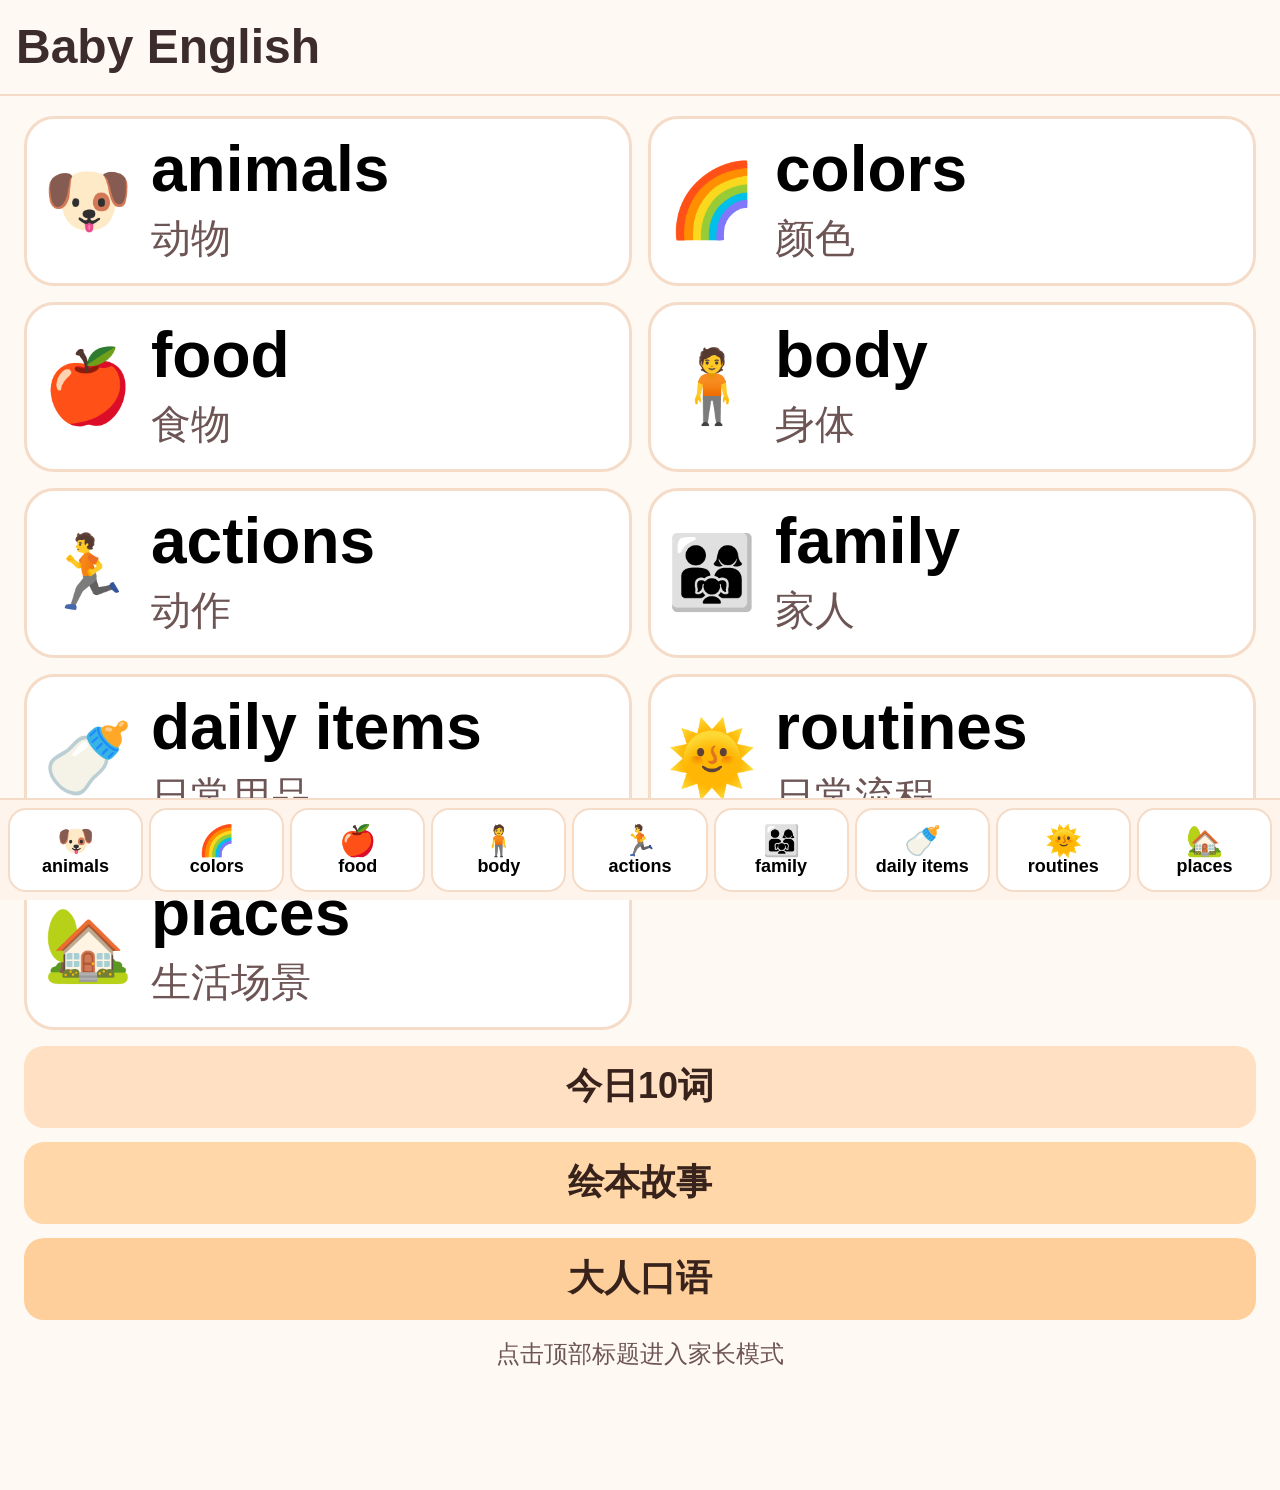
<file: index.html>
<!doctype html>
<html lang="zh-CN">
  <head>
    <meta charset="UTF-8" />
    <meta name="viewport" content="width=device-width, initial-scale=1, viewport-fit=cover" />
    <meta name="theme-color" content="#fff4ec" />
    <title>Baby English</title>
    <link rel="manifest" href="manifest.webmanifest" />
    <link rel="stylesheet" href="styles.css" />
  </head>
  <body>
    <div class="app">
      <header class="top-bar">
        <button id="backBtn" class="big-btn back-btn hidden" aria-label="返回主页">← 主页</button>
        <h1 id="pageTitle" tabindex="0" title="点击查看家长模式">Baby English</h1>
      </header>

      <main id="mainContent">
        <section id="homeView" class="view"></section>
        <section id="categoryView" class="view hidden">
          <div id="wordGrid" class="word-grid"></div>
          <button id="autoPlayBtn" class="big-btn auto-play-btn">自动轮播</button>
          <button id="replayBtn" class="big-btn replay-btn hidden">再次播放</button>
        </section>
      </main>

      <nav id="bottomTabs" class="bottom-tabs"></nav>
    </div>

    <div id="parentModal" class="modal hidden" role="dialog" aria-modal="true" aria-label="家长模式">
      <div class="modal-card">
        <h2>家长模式</h2>
        <label class="setting-item">
          <span>慢速发音（推荐）</span>
          <input id="slowModeToggle" type="checkbox" />
        </label>
        <label class="setting-item">
          <span>自动轮播词数：<b id="wordCountValue">4</b></span>
          <input id="wordCountInput" type="range" min="3" max="6" step="1" value="4" />
        </label>
        <label class="setting-item">
          <span>轮播间隔：<b id="delayValue">2.2</b> 秒</span>
          <input id="delayInput" type="range" min="1.5" max="4" step="0.1" value="2.2" />
        </label>
        <label class="setting-item">
          <span>家长学习模式（英->中讲解）</span>
          <input id="parentLearningToggle" type="checkbox" />
        </label>
        <label class="setting-item">
          <span>英文发音偏好</span>
          <select id="englishVoiceSelect">
            <option value="us">美音（推荐）</option>
            <option value="uk">英音</option>
            <option value="auto">自动选择</option>
          </select>
        </label>
        <label class="setting-item">
          <span>儿童英文读音来源</span>
          <select id="childAudioEngineSelect">
            <option value="system">系统实时朗读</option>
            <option value="local">本地课程读音（推荐）</option>
          </select>
        </label>
        <label class="setting-item">
          <span>高质量云端发音</span>
          <select id="ttsEngineSelect">
            <option value="system">关闭（使用本机）</option>
            <option value="azure">开启（Azure Neural）</option>
          </select>
        </label>
        <label class="setting-item">
          <span>Azure 区域（如 eastasia）</span>
          <input id="azureRegionInput" type="text" placeholder="eastasia" />
        </label>
        <label class="setting-item">
          <span>Azure Key（仅保存在本机浏览器）</span>
          <input id="azureApiKeyInput" type="password" placeholder="请输入 Azure Speech Key" />
        </label>
        <p class="setting-note">开启云端后，英文将使用更清晰的神经网络语音；请求失败会自动回退到本机发音。</p>
        <button id="closeParentModalBtn" class="big-btn close-modal-btn">完成</button>
      </div>
    </div>

    <script src="app.js"></script>
  </body>
</html>
</file>
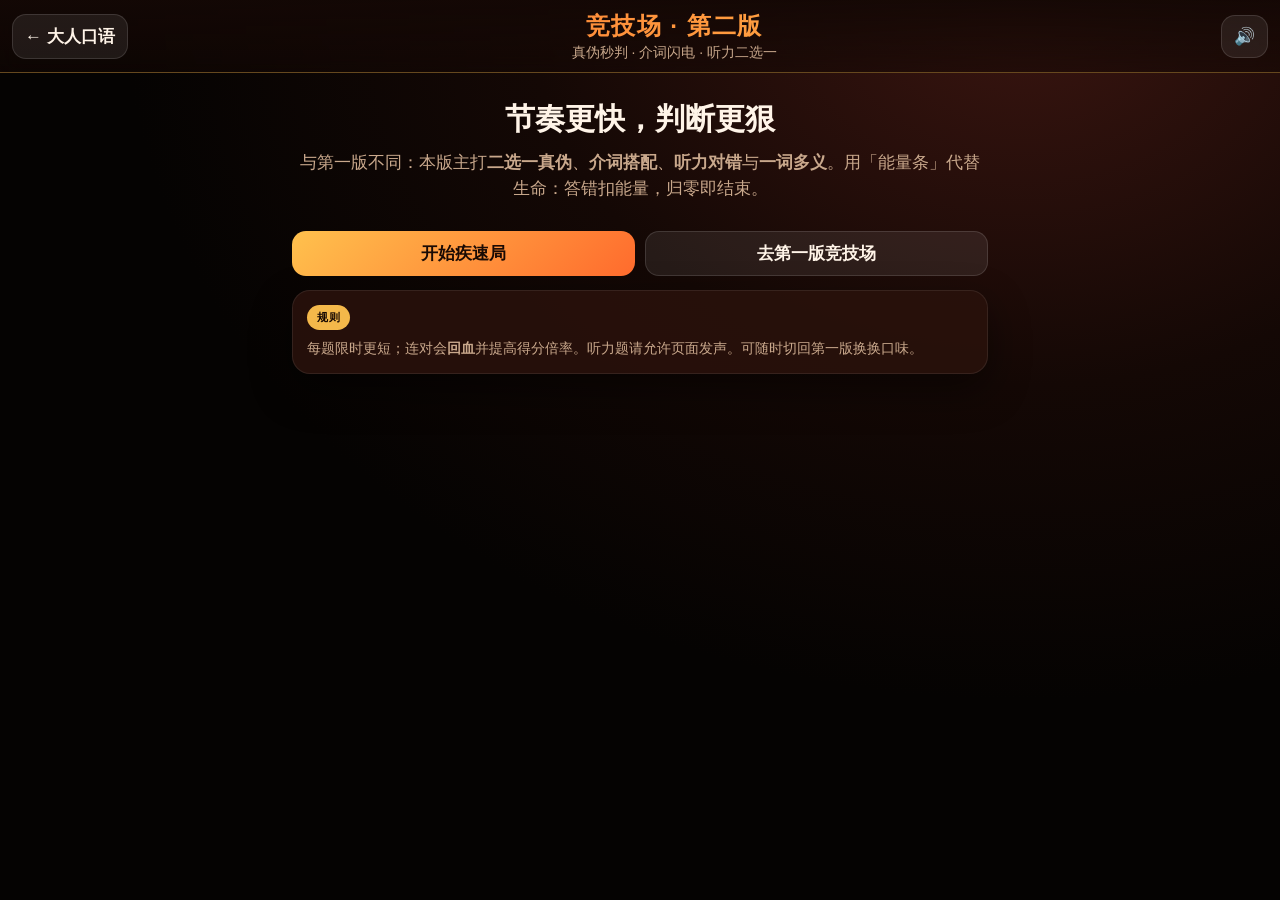
<file: adult-game-b.html>
<!doctype html>
<html lang="zh-CN">
  <head>
    <meta charset="UTF-8" />
    <meta name="viewport" content="width=device-width, initial-scale=1, viewport-fit=cover" />
    <meta name="theme-color" content="#140805" />
    <title>英语竞技场 · 第二版 疾速真伪</title>
    <link rel="stylesheet" href="./adult-game-b.css" />
  </head>
  <body>
    <canvas id="fxB" aria-hidden="true"></canvas>
    <div class="b-shell">
      <header class="b-top">
        <button type="button" class="b-btn ghost" id="bBack">← 大人口语</button>
        <div class="b-brand">
          <h1>竞技场 · 第二版</h1>
          <p>真伪秒判 · 介词闪电 · 听力二选一</p>
        </div>
        <button type="button" class="b-btn ghost" id="bMute" title="音效">🔊</button>
      </header>
      <main class="b-main">
        <section id="bMenu" class="b-screen on">
          <div class="b-hero">
            <h2>节奏更快，判断更狠</h2>
            <p>
              与第一版不同：本版主打<strong>二选一真伪</strong>、<strong>介词搭配</strong>、<strong>听力对错</strong>与<strong>一词多义</strong>。用「能量条」代替生命：答错扣能量，归零即结束。
            </p>
          </div>
          <div class="b-row2">
            <button type="button" class="b-btn" id="bStart">开始疾速局</button>
            <button type="button" class="b-btn ghost" id="bToV1">去第一版竞技场</button>
          </div>
          <div class="b-card" style="margin-top: 14px">
            <div class="b-pill">规则</div>
            <p style="margin: 0; color: var(--b-muted); line-height: 1.55; font-size: 14px">
              每题限时更短；连对会<strong>回血</strong>并提高得分倍率。听力题请允许页面发声。可随时切回第一版换换口味。
            </p>
          </div>
        </section>

        <section id="bPlay" class="b-screen">
          <div class="b-hud">
            <div class="cell">
              <div class="lab">得分</div>
              <div class="num" id="bScore">0</div>
            </div>
            <div class="cell">
              <div class="lab">连击</div>
              <div class="num alt" id="bCombo">0</div>
            </div>
            <div class="cell">
              <div class="lab">回合</div>
              <div class="num" id="bRound">0</div>
            </div>
          </div>
          <div class="energy" aria-hidden="true"><i id="bEnergy"></i></div>
          <div class="energy timebar" aria-hidden="true"><i id="bTime"></i></div>
          <div class="b-card">
            <span class="b-pill" id="bPill">MODE</span>
            <div class="b-en" id="bEn"></div>
            <div class="b-zh" id="bZh"></div>
            <div class="b-actions" id="bActions"></div>
          </div>
          <div class="b-foot">
            <button type="button" class="b-link" id="bSkip">跳过本题 (−8 分)</button>
            <button type="button" class="b-link" id="bListen" hidden>再听一遍</button>
          </div>
        </section>

        <section id="bOver" class="b-screen">
          <div class="b-hero">
            <h2 id="bOverTitle">本局结束</h2>
            <p id="bOverSub"></p>
          </div>
          <div class="b-stats" id="bStats"></div>
          <div class="b-row2">
            <button type="button" class="b-btn" id="bRetry">再来一局</button>
            <button type="button" class="b-btn ghost" id="bBackBtn">返回菜单</button>
          </div>
        </section>
      </main>
    </div>
    <script src="./adult-game-b.js"></script>
    <script>
      if ("serviceWorker" in navigator) {
        window.addEventListener("load", () => {
          navigator.serviceWorker.register("./sw.js").catch(() => {});
        });
      }
    </script>
  </body>
</html>
</file>
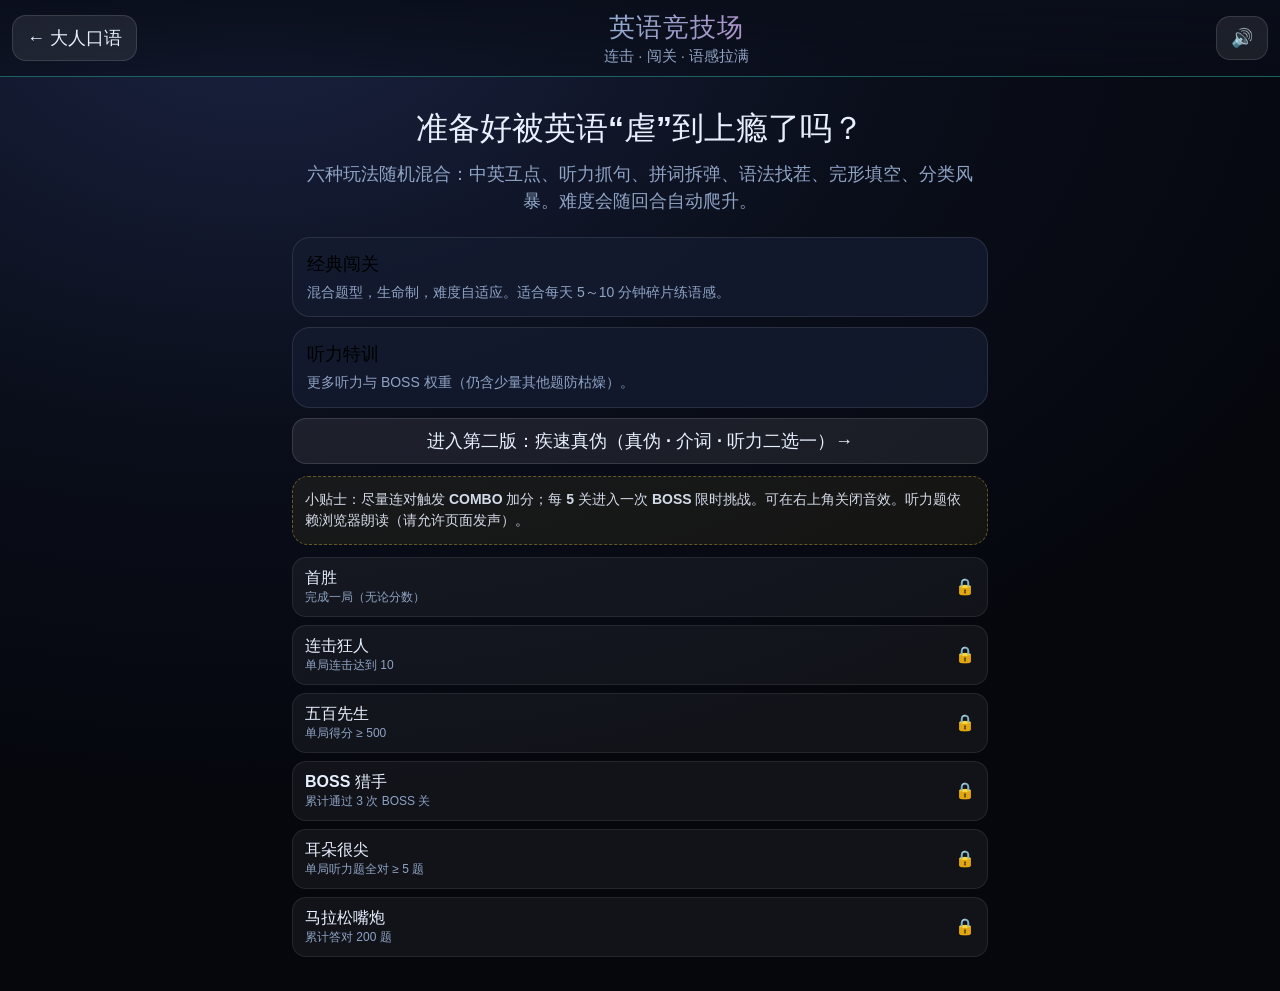
<file: adult-game.html>
<!doctype html>
<html lang="zh-CN">
  <head>
    <meta charset="UTF-8" />
    <meta name="viewport" content="width=device-width, initial-scale=1, viewport-fit=cover" />
    <meta name="theme-color" content="#0a0e1a" />
    <title>英语竞技场 · 大人趣味闯关</title>
    <link rel="stylesheet" href="./adult-game.css" />
  </head>
  <body class="arena-app">
    <canvas id="fxCanvas" aria-hidden="true"></canvas>
    <div class="arena-shell">
      <header class="arena-top">
        <button type="button" class="arena-btn ghost" id="backBtn">← 大人口语</button>
        <div class="arena-brand">
          <h1>英语竞技场</h1>
          <p>连击 · 闯关 · 语感拉满</p>
        </div>
        <button type="button" class="arena-btn ghost" id="muteBtn" title="音效">🔊</button>
      </header>
      <main class="arena-main">
        <section id="screenMenu" class="screen active">
          <div class="menu-hero">
            <h2>准备好被英语“虐”到上瘾了吗？</h2>
            <p>
              六种玩法随机混合：中英互点、听力抓句、拼词拆弹、语法找茬、完形填空、分类风暴。难度会随回合自动爬升。
            </p>
          </div>
          <div class="mode-grid" id="modeGrid"></div>
          <button type="button" class="arena-btn ghost" id="toGameB" style="width: 100%; margin-top: 10px">
            进入第二版：疾速真伪（真伪 · 介词 · 听力二选一）→
          </button>
          <div class="tutorial">
            <strong>小贴士：</strong>尽量连对触发 <strong>COMBO</strong> 加分；每 <strong>5</strong> 关进入一次
            <strong>BOSS</strong> 限时挑战。可在右上角关闭音效。听力题依赖浏览器朗读（请允许页面发声）。
          </div>
          <ul class="ach-list" id="achList" aria-label="成就列表"></ul>
        </section>

        <section id="screenGame" class="screen">
          <div class="hud">
            <div class="hud-card">
              <div class="label">得分</div>
              <div class="value" id="hudScore">0</div>
            </div>
            <div class="hud-card">
              <div class="label">连击</div>
              <div class="value alt" id="hudCombo">0</div>
            </div>
            <div class="hud-card">
              <div class="label">生命</div>
              <div class="value life" id="hudLives">♥♥♥</div>
            </div>
          </div>
          <div class="timer-bar" aria-hidden="true"><i id="timerFill"></i></div>
          <div class="combo-meter" id="comboMeter"></div>
          <div class="prompt-card">
            <span class="mode-pill" id="modePill">MODE</span>
            <div class="prompt-en" id="promptEn"></div>
            <div class="prompt-zh" id="promptZh"></div>
            <div class="prompt-hint" id="promptHint"></div>
            <div class="scramble-letters" id="scrambleWrap" hidden></div>
            <div class="scramble-input" id="scrambleInput" hidden></div>
          </div>
          <div class="choice-grid" id="choiceGrid"></div>
          <div class="row-actions">
            <button type="button" class="arena-btn ghost" id="skipBtn">跳过 (−1 分)</button>
            <button type="button" class="arena-btn" id="listenAgainBtn" hidden>再听一遍</button>
          </div>
        </section>

        <section id="screenOver" class="screen">
          <div class="menu-hero">
            <h2 id="overTitle">本局结束</h2>
            <p id="overSub"></p>
          </div>
          <div class="stats-grid" id="overStats"></div>
          <div class="row-actions">
            <button type="button" class="arena-btn" id="retryBtn">再来一局</button>
            <button type="button" class="arena-btn gold" id="menuBtn">返回菜单</button>
          </div>
        </section>
      </main>
    </div>
    <script src="./adult-game.js"></script>
    <script>
      if ("serviceWorker" in navigator) {
        window.addEventListener("load", () => {
          navigator.serviceWorker.register("./sw.js").catch(() => {});
        });
      }
    </script>
  </body>
</html>
</file>
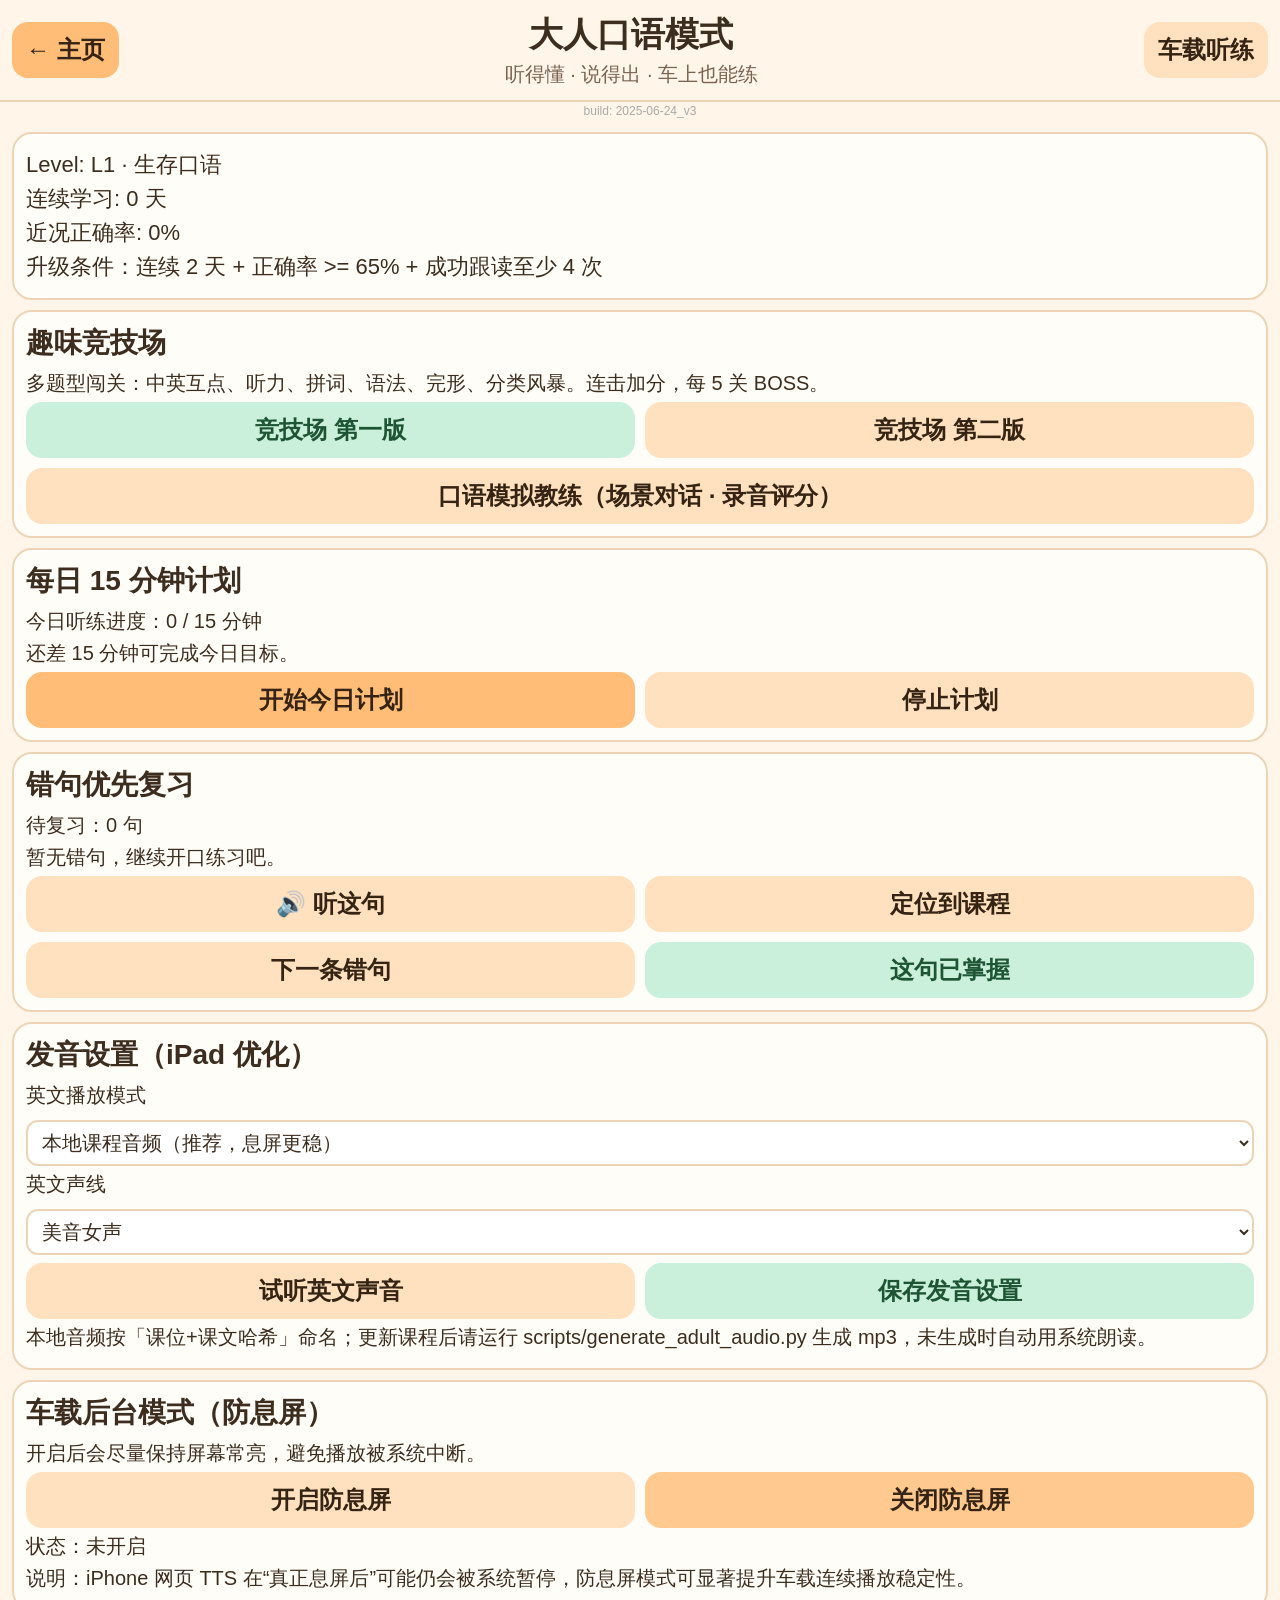
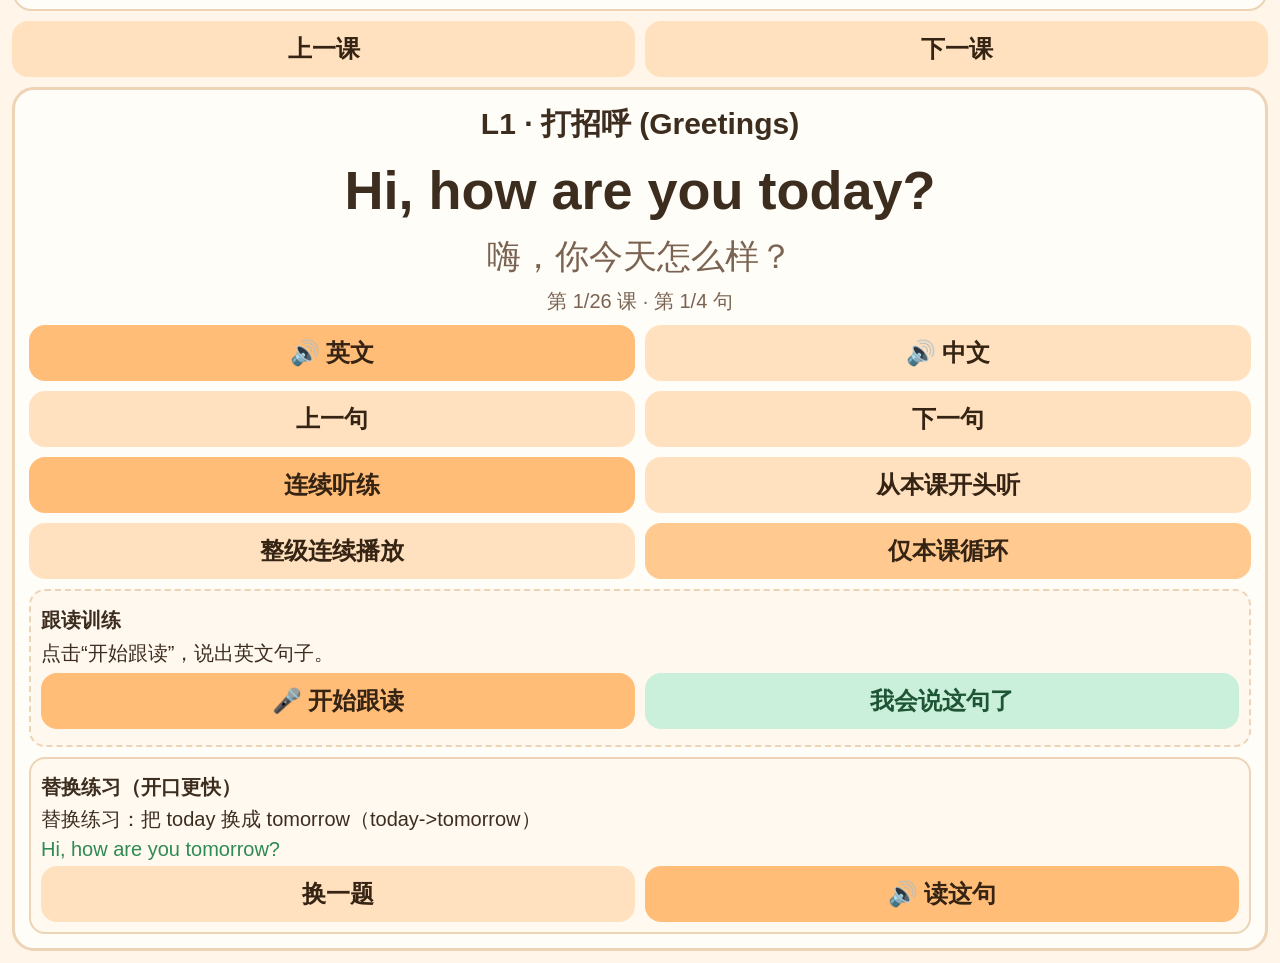
<file: adult.html>
<!doctype html>
<html lang="zh-CN">
  <head>
    <meta charset="UTF-8" />
    <meta name="viewport" content="width=device-width, initial-scale=1, viewport-fit=cover" />
    <meta name="theme-color" content="#fff5e8" />
    <title>大人口语模式 · Baby English</title>
    <style>
      :root {
        --bg: #fff5e8;
        --card: #fffdf8;
        --ink: #3d2d1f;
        --soft: #7b6352;
        --primary: #ffbd78;
        --primary-dark: #f4a85b;
        --border: #edd4b6;
        --good: #2f8a53;
      }

      * {
        box-sizing: border-box;
        -webkit-tap-highlight-color: transparent;
      }

      html,
      body {
        margin: 0;
        background: var(--bg);
        color: var(--ink);
        font-family: "Arial Rounded MT Bold", "PingFang SC", "Microsoft YaHei", sans-serif;
      }

      .app {
        min-height: 100svh;
        display: flex;
        flex-direction: column;
      }

      .top {
        position: sticky;
        top: 0;
        z-index: 10;
        background: rgba(255, 245, 232, 0.97);
        border-bottom: 2px solid var(--border);
        padding: 12px;
        display: grid;
        grid-template-columns: auto 1fr auto;
        gap: 10px;
        align-items: center;
      }

      .title {
        text-align: center;
      }

      .title h1 {
        margin: 0;
        font-size: clamp(24px, 5vw, 34px);
      }

      .title p {
        margin: 3px 0 0;
        color: var(--soft);
        font-size: clamp(14px, 3.2vw, 20px);
      }

      .btn {
        border: none;
        border-radius: 16px;
        min-height: 56px;
        padding: 10px 14px;
        background: var(--primary);
        color: #352313;
        font-size: clamp(18px, 3.7vw, 24px);
        font-weight: 700;
      }

      .btn:active {
        transform: scale(0.98);
        background: var(--primary-dark);
      }

      .btn.secondary {
        background: #ffe1bf;
      }

      .btn.good {
        background: #caefdb;
        color: #1e5534;
      }

      .btn.active {
        background: #ffc98f;
      }

      main {
        padding: 12px;
      }

      .grid2 {
        display: grid;
        grid-template-columns: repeat(2, minmax(0, 1fr));
        gap: 10px;
        margin-bottom: 10px;
      }

      .stats {
        border: 2px solid var(--border);
        border-radius: 20px;
        background: var(--card);
        padding: 12px;
        margin-bottom: 10px;
      }

      .stats p {
        margin: 4px 0;
        font-size: clamp(16px, 3.3vw, 22px);
      }

      .lesson-card {
        border: 3px solid var(--border);
        border-radius: 22px;
        background: var(--card);
        padding: 14px;
      }

      .lesson-topic {
        font-size: clamp(22px, 4.4vw, 30px);
        font-weight: 800;
        text-align: center;
      }

      .line-en {
        margin-top: 12px;
        font-size: clamp(34px, 7.4vw, 54px);
        line-height: 1.24;
        text-align: center;
        font-weight: 800;
      }

      .line-zh {
        margin-top: 10px;
        font-size: clamp(23px, 4.8vw, 34px);
        color: var(--soft);
        text-align: center;
      }

      .helper-text {
        margin-top: 8px;
        text-align: center;
        font-size: clamp(16px, 3.2vw, 20px);
        color: var(--soft);
      }

      .speech-box {
        margin-top: 10px;
        border: 2px dashed var(--border);
        border-radius: 16px;
        padding: 10px;
        background: #fff8ef;
      }

      .speech-box p {
        margin: 6px 0;
        font-size: clamp(16px, 3.2vw, 20px);
      }

      .score-good {
        color: var(--good);
      }

      .drill {
        margin-top: 10px;
        border: 2px solid var(--border);
        border-radius: 16px;
        padding: 10px;
        background: #fff9f0;
      }

      .drill p {
        margin: 5px 0;
        font-size: clamp(16px, 3.2vw, 20px);
      }

      .panel {
        margin-bottom: 10px;
        border: 2px solid var(--border);
        border-radius: 20px;
        background: var(--card);
        padding: 12px;
      }

      .panel h3 {
        margin: 0 0 8px;
        font-size: clamp(20px, 4.2vw, 28px);
      }

      .panel p {
        margin: 5px 0;
        font-size: clamp(15px, 3.1vw, 20px);
      }

      .panel select,
      .panel input {
        width: 100%;
        min-height: 46px;
        border: 2px solid var(--border);
        border-radius: 12px;
        padding: 6px 10px;
        font-size: clamp(15px, 3.1vw, 20px);
        background: #fff;
        color: var(--ink);
        margin-top: 6px;
      }
    </style>
  </head>
  <body>
    <div class="app">
      <header class="top">
        <button id="homeBtn" class="btn" type="button">← 主页</button>
        <div class="title">
          <h1>大人口语模式</h1>
          <p>听得懂 · 说得出 · 车上也能练</p>
        </div>
        <button id="modeBtn" class="btn secondary" type="button">车载听练</button>
      </header>
      <div style="text-align:center;font-size:12px;color:#aaa;padding:2px 0;">build: 2025-06-24_v3</div>

      <main>
        <section class="stats">
          <p id="levelText">Level: L1</p>
          <p id="streakText">连续学习: 0 天</p>
          <p id="accuracyText">近况正确率: 0%</p>
          <p id="upgradeHint">升级条件：连续 2 天 + 正确率 >= 65%</p>
        </section>

        <section class="panel">
          <h3>趣味竞技场</h3>
          <p>多题型闯关：中英互点、听力、拼词、语法、完形、分类风暴。连击加分，每 5 关 BOSS。</p>
          <section class="grid2" style="margin-bottom: 0;">
            <button id="arenaBtn" class="btn good" type="button">竞技场 第一版</button>
            <button id="arenaBBtn" class="btn secondary" type="button">竞技场 第二版</button>
          </section>
          <button id="coachBtn" class="btn secondary" type="button" style="width: 100%; margin-top: 10px">
            口语模拟教练（场景对话 · 录音评分）
          </button>
        </section>

        <section class="panel">
          <h3>每日 15 分钟计划</h3>
          <p id="dailyPlanText">今日听练进度：0 / 15 分钟</p>
          <p id="dailyPlanHint">建议在车上至少完成 15 分钟连续听练。</p>
          <section class="grid2" style="margin-bottom: 0;">
            <button id="startDailyPlanBtn" class="btn" type="button">开始今日计划</button>
            <button id="stopDailyPlanBtn" class="btn secondary" type="button">停止计划</button>
          </section>
        </section>

        <section class="panel">
          <h3>错句优先复习</h3>
          <p id="reviewCountText">待复习：0 句</p>
          <p id="reviewSentenceText">暂无错句，继续开口练习吧。</p>
          <section class="grid2" style="margin-bottom: 0;">
            <button id="reviewPlayBtn" class="btn secondary" type="button">🔊 听这句</button>
            <button id="reviewLocateBtn" class="btn secondary" type="button">定位到课程</button>
          </section>
          <section class="grid2" style="margin-top: 10px; margin-bottom: 0;">
            <button id="reviewNextBtn" class="btn secondary" type="button">下一条错句</button>
            <button id="reviewDoneBtn" class="btn good" type="button">这句已掌握</button>
          </section>
        </section>

        <section class="panel">
          <h3>发音设置（iPad 优化）</h3>
          <p>英文播放模式</p>
          <select id="audioEngineSelect">
            <option value="local">本地课程音频（推荐，息屏更稳）</option>
            <option value="system">系统实时朗读</option>
          </select>
          <p>英文声线</p>
          <select id="voicePresetSelect">
            <option value="us_female">美音女声</option>
            <option value="us_male">美音男声</option>
            <option value="uk_female">英音女声</option>
            <option value="auto">自动选择</option>
          </select>
          <section class="grid2" style="margin-top: 8px; margin-bottom: 0;">
            <button id="testVoiceBtn" class="btn secondary" type="button">试听英文声音</button>
            <button id="saveVoiceBtn" class="btn good" type="button">保存发音设置</button>
          </section>
          <p id="voiceTipText">免费方案：iPad 设置 -> 辅助功能 -> 朗读内容 -> 声音（English）下载增强语音，听感会更自然。</p>
        </section>

        <section class="panel">
          <h3>车载后台模式（防息屏）</h3>
          <p id="backgroundHintText">开启后会尽量保持屏幕常亮，避免播放被系统中断。</p>
          <section class="grid2" style="margin-bottom: 0;">
            <button id="enableBgModeBtn" class="btn secondary" type="button">开启防息屏</button>
            <button id="disableBgModeBtn" class="btn secondary" type="button">关闭防息屏</button>
          </section>
          <p id="bgModeStatusText">状态：未开启</p>
          <p>说明：iPhone 网页 TTS 在“真正息屏后”可能仍会被系统暂停，防息屏模式可显著提升车载连续播放稳定性。</p>
        </section>

        <section class="grid2">
          <button id="prevUnitBtn" class="btn secondary" type="button">上一课</button>
          <button id="nextUnitBtn" class="btn secondary" type="button">下一课</button>
        </section>

        <article class="lesson-card">
          <div id="topicText" class="lesson-topic"></div>
          <div id="lineEn" class="line-en"></div>
          <div id="lineZh" class="line-zh"></div>
          <div id="lineInfo" class="helper-text"></div>

          <section class="grid2" style="margin-top: 10px;">
            <button id="speakEnBtn" class="btn" type="button">🔊 英文</button>
            <button id="speakZhBtn" class="btn secondary" type="button">🔊 中文</button>
          </section>
          <section class="grid2">
            <button id="prevLineBtn" class="btn secondary" type="button">上一句</button>
            <button id="nextLineBtn" class="btn secondary" type="button">下一句</button>
          </section>
          <section class="grid2">
            <button id="autoPlayBtn" class="btn" type="button">连续听练</button>
            <button id="restartAutoBtn" class="btn secondary" type="button">从本课开头听</button>
          </section>
          <section class="grid2">
            <button id="levelAutoBtn" class="btn secondary" type="button">整级连续播放</button>
            <button id="unitAutoBtn" class="btn secondary" type="button">仅本课循环</button>
          </section>

          <div id="speakTrainWrap" class="speech-box">
            <p><strong>跟读训练</strong></p>
            <p id="recStatus">点击“开始跟读”，说出英文句子。</p>
            <section class="grid2" style="margin-bottom: 0;">
              <button id="startRecBtn" class="btn" type="button">🎤 开始跟读</button>
              <button id="markDoneBtn" class="btn good" type="button">我会说这句了</button>
            </section>
            <p id="recResult"></p>
            <p id="recScore"></p>
          </div>

          <div class="drill">
            <p><strong>替换练习（开口更快）</strong></p>
            <p id="drillPrompt"></p>
            <p id="drillSentence" class="score-good"></p>
            <section class="grid2" style="margin-bottom: 0;">
              <button id="newDrillBtn" class="btn secondary" type="button">换一题</button>
              <button id="playDrillBtn" class="btn" type="button">🔊 读这句</button>
            </section>
          </div>
        </article>
      </main>
    </div>

    <script>
      const PROGRESS_KEY = "adult_speaking_progress_v1";
      /** 升级门槛（比早期版本略宽松） */
      const LEVEL_UP_STREAK_DAYS = 2;
      const LEVEL_UP_ACCURACY_PCT = 65;
      const LEVEL_UP_MIN_SUCCESSES = 4;
      const dayKey = () => {
        const now = new Date();
        return `${now.getFullYear()}-${String(now.getMonth() + 1).padStart(2, "0")}-${String(
          now.getDate()
        ).padStart(2, "0")}`;
      };

      const seedLevels = [
        {
          id: "L1",
          title: "生存口语",
          units: [
            {
              topicZh: "打招呼",
              topicEn: "Greetings",
              lines: [
                { en: "Hi, how are you today?", zh: "嗨，你今天怎么样？" },
                { en: "I am fine, thank you.", zh: "我很好，谢谢你。" },
                { en: "Nice to meet you.", zh: "很高兴见到你。" },
                { en: "See you later.", zh: "待会见。" }
              ]
            },
            {
              topicZh: "咖啡店",
              topicEn: "Coffee Shop",
              lines: [
                { en: "I would like a cup of coffee.", zh: "我想要一杯咖啡。" },
                { en: "Can I have less sugar?", zh: "可以少糖吗？" },
                { en: "For here or to go?", zh: "在这喝还是带走？" },
                { en: "To go, please.", zh: "带走，谢谢。" }
              ]
            },
            {
              topicZh: "打车",
              topicEn: "Taking a Taxi",
              lines: [
                { en: "Could you take me to the station?", zh: "你可以带我去车站吗？" },
                { en: "How long will it take?", zh: "大概需要多久？" },
                { en: "Please stop here.", zh: "请在这里停。" },
                { en: "Keep the change.", zh: "零钱不用找了。" }
              ]
            },
            {
              topicZh: "餐厅点餐",
              topicEn: "Ordering Food",
              lines: [
                { en: "May I see the menu, please?", zh: "可以看一下菜单吗？" },
                { en: "I am allergic to peanuts.", zh: "我对花生过敏。" },
                { en: "Could we have the bill?", zh: "可以买单吗？" },
                { en: "The food was delicious.", zh: "食物很美味。" }
              ]
            },
            {
              topicZh: "问路指路",
              topicEn: "Directions",
              lines: [
                { en: "Excuse me, where is the nearest subway station?", zh: "打扰一下，最近的地铁站在哪里？" },
                { en: "Is it far from here?", zh: "离这里远吗？" },
                { en: "Turn left at the traffic lights.", zh: "在红绿灯处左转。" },
                { en: "You can't miss it.", zh: "你不会错过的。" }
              ]
            }
          ]
        },
        {
          id: "L2",
          title: "高频日常",
          units: [
            {
              topicZh: "超市购物",
              topicEn: "Shopping",
              lines: [
                { en: "Where can I find milk?", zh: "我在哪里能找到牛奶？" },
                { en: "Do you have a cheaper one?", zh: "有更便宜一点的吗？" },
                { en: "I will take this one.", zh: "我要这个。" },
                { en: "Can I pay by card?", zh: "我可以刷卡吗？" }
              ]
            },
            {
              topicZh: "日常安排",
              topicEn: "Daily Plans",
              lines: [
                { en: "I need to finish this today.", zh: "我今天得把这个完成。" },
                { en: "Can we talk after lunch?", zh: "我们午饭后再聊可以吗？" },
                { en: "I will call you tonight.", zh: "我今晚给你打电话。" },
                { en: "Let us make a simple plan.", zh: "我们做个简单计划吧。" }
              ]
            },
            {
              topicZh: "家庭沟通",
              topicEn: "Family Talk",
              lines: [
                { en: "I will be home before eight.", zh: "我八点前回家。" },
                { en: "Please wait for me.", zh: "请等我一下。" },
                { en: "Let us eat together tonight.", zh: "今晚我们一起吃饭吧。" },
                { en: "Thank you for your help.", zh: "谢谢你的帮助。" }
              ]
            },
            {
              topicZh: "天气与出行",
              topicEn: "Weather & Travel",
              lines: [
                { en: "It looks like it will rain this afternoon.", zh: "看起来今天下午会下雨。" },
                { en: "I should bring an umbrella.", zh: "我应该带把伞。" },
                { en: "The traffic is heavier than usual.", zh: "交通比平时更堵。" },
                { en: "Let us leave ten minutes earlier.", zh: "我们提前十分钟出发吧。" }
              ]
            },
            {
              topicZh: "健康与运动",
              topicEn: "Health & Fitness",
              lines: [
                { en: "I have been sleeping better lately.", zh: "我最近睡眠更好了。" },
                { en: "I want to walk at least eight thousand steps.", zh: "我想至少走八千步。" },
                { en: "Could you recommend a light exercise?", zh: "你可以推荐一项轻松运动吗？" },
                { en: "I will start with short walks.", zh: "我会从短距离步行开始。" }
              ]
            }
          ]
        },
        {
          id: "L3",
          title: "连续表达",
          units: [
            {
              topicZh: "讲今天发生的事",
              topicEn: "Talk About Today",
              lines: [
                { en: "Today was busy but meaningful.", zh: "今天很忙，但很有意义。" },
                { en: "I solved one difficult problem.", zh: "我解决了一个难题。" },
                { en: "I learned a new phrase at lunch.", zh: "我午饭时学了一个新短语。" },
                { en: "I feel more confident now.", zh: "我现在更有信心了。" },
                { en: "Tomorrow I will practice again.", zh: "明天我会继续练习。" }
              ]
            },
            {
              topicZh: "讲一个小故事",
              topicEn: "Tell a Short Story",
              lines: [
                { en: "This morning I missed my bus.", zh: "今天早上我错过了公交。" },
                { en: "I felt nervous for a minute.", zh: "我紧张了一会儿。" },
                { en: "Then I took a taxi and arrived on time.", zh: "然后我打车并准时到了。" },
                { en: "My teammate smiled and helped me.", zh: "我的同事笑着帮了我。" },
                { en: "In the end, everything was fine.", zh: "最后一切都很好。" }
              ]
            },
            {
              topicZh: "表达喜好与意见",
              topicEn: "Likes & Opinions",
              lines: [
                { en: "I prefer quiet cafes with natural light.", zh: "我更喜欢安静、有自然光的咖啡馆。" },
                { en: "To be honest, I was not fully convinced.", zh: "老实说，我并没有完全被说服。" },
                { en: "I would rather keep things simple.", zh: "我宁愿把事情保持简单。" },
                { en: "In my experience, consistency matters most.", zh: "以我的经验，坚持最重要。" },
                { en: "What matters to me is clear communication.", zh: "对我来说重要的是沟通清楚。" }
              ]
            }
          ]
        },
        {
          id: "L4",
          title: "情景对话",
          units: [
            {
              topicZh: "酒店入住",
              topicEn: "Hotel Check-in",
              lines: [
                { en: "I have a booking under Chen.", zh: "我有一笔陈姓预订。" },
                { en: "Could I check in early?", zh: "我可以提前入住吗？" },
                { en: "Is breakfast included?", zh: "包含早餐吗？" },
                { en: "Could you call me a taxi at seven?", zh: "你可以七点帮我叫车吗？" }
              ]
            },
            {
              topicZh: "会议沟通",
              topicEn: "Meeting Talk",
              lines: [
                { en: "Let me share a quick update.", zh: "我快速同步一下进展。" },
                { en: "We are on track for this week.", zh: "我们本周进度正常。" },
                { en: "The main risk is delivery time.", zh: "主要风险是交付时间。" },
                { en: "Could we confirm the next step?", zh: "我们可以确认下一步吗？" }
              ]
            },
            {
              topicZh: "餐厅订位",
              topicEn: "Restaurant Reservation",
              lines: [
                { en: "I would like to book a table for two at seven.", zh: "我想订晚上七点的两人桌。" },
                { en: "Do you have a table near the window?", zh: "你们有靠窗的位子吗？" },
                { en: "Is there a vegetarian option on the menu?", zh: "菜单上有素食吗？" },
                { en: "We may arrive ten minutes late.", zh: "我们可能会迟到十分钟。" }
              ]
            },
            {
              topicZh: "售后服务",
              topicEn: "Customer Service",
              lines: [
                { en: "I would like to return this item.", zh: "我想退这件商品。" },
                { en: "Here is my order number and receipt.", zh: "这是我的订单号和收据。" },
                { en: "Could you process a refund to my card?", zh: "可以退款到我的卡上吗？" },
                { en: "I am satisfied with your quick response.", zh: "我对你们的快速回复很满意。" }
              ]
            }
          ]
        }
      ];

      const targetUnitCountByLevel = {
        L1: 26,
        L2: 26,
        L3: 20,
        L4: 20
      };

      function buildGeneratedUnit(levelId, index) {
        if (levelId === "L1") {
          const scenes = [
            ["便利店", "Convenience Store", "water", "矿泉水"],
            ["面包店", "Bakery", "bread", "面包"],
            ["药店", "Pharmacy", "medicine", "药"],
            ["地铁站", "Subway", "ticket", "车票"],
            ["餐厅", "Restaurant", "noodles", "面条"],
            ["停车场", "Parking", "car", "车"],
            ["机场", "Airport", "boarding gate", "登机口"],
            ["咖啡馆", "Cafe", "sandwich", "三明治"],
            ["公园", "Park", "map", "地图"],
            ["商场", "Mall", "restroom", "洗手间"],
            ["书店", "Bookstore", "book", "书"],
            ["酒店前台", "Hotel Desk", "room key", "房卡"]
          ];
          const scene = scenes[index % scenes.length];
          const orderNo = index + 1;
          const w = scene[2];
          const wZh = scene[3];
          const cycle = Math.floor(index / scenes.length);
          const v = (index + cycle) % 6;
          const askEn = [
            `Excuse me, where is the ${w}?`,
            `Excuse me, could you tell me where the ${w} is?`,
            `Sorry, where can I find the ${w}?`,
            `Hi, is the ${w} around here?`,
            `Could you point me to the ${w}?`,
            `Do you know where I can get the ${w}?`
          ];
          const wantEn = [
            `I would like one ${w}, please.`,
            `I'll take one ${w}, please.`,
            `Could I get one ${w}, please?`,
            `I'd like to buy a ${w}, please.`,
            `Can I have one ${w}, please?`,
            `I need one ${w}, please.`
          ];
          const askZh = [
            `打扰一下，${wZh}在哪里？`,
            `打扰一下，请问${wZh}在哪儿？`,
            `不好意思，哪里能找到${wZh}？`,
            `你好，这附近有${wZh}吗？`,
            `请问${wZh}怎么走？`,
            `你知道在哪儿买${wZh}吗？`
          ];
          const wantZh = [
            `我想要一个${wZh}。`,
            `我要买一个${wZh}。`,
            `能给我来一个${wZh}吗？`,
            `我想买一份${wZh}。`,
            `请给我来一个${wZh}。`,
            `我需要一份${wZh}。`
          ];
          const payEn = [
            "Can I pay by card?",
            "Do you take cards here?",
            "Is contactless payment okay?",
            "Can I use mobile pay?",
            "Do you accept credit cards?",
            "May I pay with my phone?"
          ];
          const payZh = [
            "我可以刷卡吗？",
            "这里可以刷卡吗？",
            "可以闪付吗？",
            "可以用手机支付吗？",
            "你们收信用卡吗？",
            "我能用手机付款吗？"
          ];
          const byeEn = [
            "Thank you, have a nice day.",
            "Thanks for your help.",
            "I appreciate it. Goodbye.",
            "Thank you so much.",
            "Thanks, take care.",
            "Many thanks, see you."
          ];
          const byeZh = [
            "谢谢，祝你有美好的一天。",
            "谢谢你的帮助。",
            "非常感谢，再见。",
            "太谢谢你了。",
            "谢谢，保重。",
            "多谢，回头见。"
          ];
          return {
            topicZh: `${scene[0]}口语 ${orderNo}`,
            topicEn: `${scene[1]} Practice ${orderNo}`,
            lines: [
              { en: askEn[v], zh: askZh[v] },
              { en: wantEn[(v + 1) % 6], zh: wantZh[(v + 1) % 6] },
              { en: payEn[(v + 2) % 6], zh: payZh[(v + 2) % 6] },
              { en: byeEn[(v + 3) % 6], zh: byeZh[(v + 3) % 6] }
            ]
          };
        }

        if (levelId === "L2") {
          const topics = [
            ["通勤安排", "Commute Plan", "bus", "公交车", "office", "公司"],
            ["电话沟通", "Phone Call", "call", "电话", "meeting", "会议"],
            ["家庭计划", "Family Plan", "dinner", "晚饭", "home", "家里"],
            ["健身运动", "Workout", "gym", "健身房", "tonight", "今晚"],
            ["医院挂号", "Clinic Visit", "appointment", "预约", "doctor", "医生"],
            ["网购售后", "Online Shopping", "order", "订单", "refund", "退款"],
            ["同事协作", "Work Collaboration", "task", "任务", "deadline", "截止时间"],
            ["周末安排", "Weekend Plan", "trip", "出行", "Sunday", "周日"],
            ["孩子接送", "School Pickup", "school", "学校", "five", "五点"]
          ];
          const t = topics[index % topics.length];
          const orderNo = index + 1;
          const cycle = Math.floor(index / topics.length);
          const v = (index + cycle) % 6;
          const syncEn = [
            "Can we talk about it after lunch?",
            "Could we sync briefly this afternoon?",
            "How about we talk tonight?",
            "Can we go over it tomorrow morning?",
            "Could we chat after work?",
            "Let us connect before the weekend."
          ];
          const syncZh = [
            "我们午饭后聊这个可以吗？",
            "今天下午快速同步一下可以吗？",
            "今晚聊一下可以吗？",
            "明天上午再说可以吗？",
            "下班后聊一下可以吗？",
            "周末前我们对一下可以吗？"
          ];
          const tailEn = [
            "Please let me know if anything changes.",
            "Tell me if the plan shifts.",
            "Send me a message if the timing moves.",
            "Keep me posted if something changes.",
            "Let me know if you need to adjust it.",
            "Ping me if anything looks different."
          ];
          const tailZh = [
            "如果有变化请告诉我。",
            "计划有变请告诉我。",
            "时间调整请发我消息。",
            "有变动请随时同步我。",
            "需要调整请告诉我。",
            "情况不一样请跟我说一声。"
          ];
          return {
            topicZh: `${t[0]} ${orderNo}`,
            topicEn: `${t[1]} ${orderNo}`,
            lines: [
              { en: `I need to confirm the ${t[2]} plan.`, zh: `我需要确认${t[3]}安排。` },
              { en: syncEn[v], zh: syncZh[v] },
              { en: `I will send you an update before ${t[4]}.`, zh: `我会在${t[5]}前给你更新。` },
              { en: tailEn[(v + 2) % 6], zh: tailZh[(v + 2) % 6] }
            ]
          };
        }

        if (levelId === "L3") {
          const stories = [
            ["一次迟到经历", "A Late Arrival", "bus", "公交", "taxi", "出租车"],
            ["一次小成功", "A Small Win", "report", "报告", "team", "团队"],
            ["一次旅行准备", "Trip Preparation", "hotel", "酒店", "passport", "护照"],
            ["一次家庭活动", "Family Activity", "park", "公园", "picnic", "野餐"],
            ["一次学习复盘", "Study Review", "sentence", "句子", "practice", "练习"]
          ];
          const s = stories[index % stories.length];
          const orderNo = index + 1;
          const cycle = Math.floor(index / stories.length);
          const v = (index + cycle) % 6;
          const l2en = [
            "At first, I felt a little nervous.",
            "At first, I was unsure what to do.",
            "At first, it felt a bit overwhelming.",
            "At first, I hesitated for a moment.",
            "At first, I worried I might mess up.",
            "At first, I took a deep breath and paused."
          ];
          const l2zh = [
            "一开始我有点紧张。",
            "一开始我不太确定怎么做。",
            "一开始我有点压力。",
            "一开始我犹豫了一下。",
            "一开始我担心会搞砸。",
            "一开始我深呼吸停了一下。"
          ];
          const l3en = [
            "Then I tried another way and it worked.",
            "Then I adjusted my approach and it helped.",
            "Then I asked for help and things improved.",
            "Then I slowed down and thought it through.",
            "Then I made a small change and it paid off.",
            "Then I focused on one step at a time."
          ];
          const l3zh = [
            "后来我尝试了另一种方法，结果成功了。",
            "后来我调整了做法，情况好转了。",
            "后来我求助了，事情顺多了。",
            "后来我放慢速度想清楚。",
            "后来我做了一个小改变，效果不错。",
            "后来我一步一步来。"
          ];
          const l4en = [
            "This experience helped me trust myself more.",
            "This experience taught me to stay calm.",
            "This experience reminded me to prepare early.",
            "This experience made me more patient.",
            "This experience showed me I can adapt.",
            "This experience built my confidence slowly."
          ];
          const l4zh = [
            "这次经历让我更相信自己。",
            "这次经历教会我要冷静。",
            "这次经历提醒我要早点准备。",
            "这次经历让我更有耐心。",
            "这次经历让我知道我能调整。",
            "这次经历慢慢建立我的信心。"
          ];
          const l5en = [
            "Next time, I will prepare better and keep practicing.",
            "Next time, I will plan ahead and stay steady.",
            "Next time, I will ask earlier if I feel stuck.",
            "Next time, I will review the key phrases first.",
            "Next time, I will practice out loud more often.",
            "Next time, I will keep notes and repeat them."
          ];
          const l5zh = [
            `下次我会准备更好，并继续${s[5]}。`,
            "下次我会提前规划，保持稳定。",
            "下次卡住我会更早求助。",
            "下次我会先复习关键句子。",
            "下次我会更常大声练习。",
            "下次我会记笔记并多重复。"
          ];
          return {
            topicZh: `${s[0]} ${orderNo}`,
            topicEn: `${s[1]} ${orderNo}`,
            lines: [
              { en: `Yesterday I had to change my ${s[2]} plan.`, zh: `昨天我不得不调整${s[3]}计划。` },
              { en: l2en[v], zh: l2zh[v] },
              { en: l3en[(v + 1) % 6], zh: l3zh[(v + 1) % 6] },
              { en: l4en[(v + 2) % 6], zh: l4zh[(v + 2) % 6] },
              { en: l5en[(v + 3) % 6], zh: l5zh[(v + 3) % 6] }
            ]
          };
        }

        const dialogs = [
          ["机场值机", "Airport Check-in", "boarding pass", "登机牌"],
          ["酒店投诉", "Hotel Request", "air conditioner", "空调"],
          ["商务会议", "Business Meeting", "timeline", "时间线"],
          ["客户电话", "Client Call", "proposal", "方案"],
          ["售后沟通", "After-sales Talk", "replacement", "更换"],
          ["跨部门协作", "Cross-team Sync", "priority", "优先级"]
        ];
        const d = dialogs[index % dialogs.length];
        const orderNo = index + 1;
        const cycle = Math.floor(index / dialogs.length);
        const v = (index + cycle) % 6;
        const helpEn = [
          "Could you help me solve this issue today?",
          "Could you help me handle this today?",
          "Can you assist me with this today?",
          "Would you mind helping me with this today?",
          "I hope you can support me on this today.",
          "Can we resolve this together today?"
        ];
        const helpZh = [
          "你今天可以帮我解决这个问题吗？",
          "你今天能帮我处理一下吗？",
          "你今天能协助我吗？",
          "你今天方便帮我一下吗？",
          "希望你能今天支持我处理。",
          "我们今天能一起解决吗？"
        ];
        const thanksEn = [
          "I understand, and I appreciate your support.",
          "I understand, thank you for your patience.",
          "I understand, thanks for explaining clearly.",
          "I understand, I really appreciate your help.",
          "I understand, that makes sense to me.",
          "I understand, I am grateful for your time."
        ];
        const thanksZh = [
          "我明白，也感谢你的支持。",
          "我明白，谢谢你的耐心。",
          "我明白，谢谢你讲清楚。",
          "我明白，非常感谢你的帮助。",
          "我明白，这样我就清楚了。",
          "我明白，感谢你的时间。"
        ];
        const nextEn = [
          "Let us agree on the next step right now.",
          "Let us lock the next step together now.",
          "Let us confirm the next action right now.",
          "Let us decide the follow-up right now.",
          "Let us outline the next move right now.",
          "Let us set a clear next step right now."
        ];
        const nextZh = [
          "我们现在把下一步确认下来吧。",
          "我们现在把下一步定下来吧。",
          "我们现在确认接下来的动作吧。",
          "我们现在把后续安排定了吧。",
          "我们现在把下一步怎么走对齐吧。",
          "我们现在明确下一步吧。"
        ];
        return {
          topicZh: `${d[0]} ${orderNo}`,
          topicEn: `${d[1]} ${orderNo}`,
          lines: [
            { en: `I would like to confirm my ${d[2]}.`, zh: `我想确认一下我的${d[3]}。` },
            { en: helpEn[v], zh: helpZh[v] },
            { en: thanksEn[(v + 1) % 6], zh: thanksZh[(v + 1) % 6] },
            { en: nextEn[(v + 2) % 6], zh: nextZh[(v + 2) % 6] }
          ]
        };
      }

      function expandLevels(baseLevels) {
        return baseLevels.map((level) => {
          const targetCount = targetUnitCountByLevel[level.id] || level.units.length;
          if (level.units.length >= targetCount) {
            return level;
          }
          const expandedUnits = level.units.slice();
          while (expandedUnits.length < targetCount) {
            expandedUnits.push(buildGeneratedUnit(level.id, expandedUnits.length - level.units.length));
          }
          return {
            ...level,
            units: expandedUnits
          };
        });
      }

      const levels = expandLevels(seedLevels);

      const drillPairs = [
        { from: "coffee", to: "tea", zh: "coffee->tea" },
        { from: "station", to: "airport", zh: "station->airport" },
        { from: "today", to: "tomorrow", zh: "today->tomorrow" },
        { from: "taxi", to: "bus", zh: "taxi->bus" },
        { from: "lunch", to: "dinner", zh: "lunch->dinner" },
        { from: "home", to: "office", zh: "home->office" }
      ];

      const state = {
        mode: "car",
        levelIndex: 0,
        unitIndex: 0,
        lineIndex: 0,
        autoToken: 0,
        autoPlaying: false,
        progress: loadProgress(),
        currentDrillSentence: "",
        reviewIndex: 0,
        currentAutoScope: "unit",
        keepAwakeEnabled: false
      };

      const homeBtn = document.getElementById("homeBtn");
      const modeBtn = document.getElementById("modeBtn");
      const levelText = document.getElementById("levelText");
      const streakText = document.getElementById("streakText");
      const accuracyText = document.getElementById("accuracyText");
      const upgradeHint = document.getElementById("upgradeHint");
      const dailyPlanText = document.getElementById("dailyPlanText");
      const dailyPlanHint = document.getElementById("dailyPlanHint");
      const startDailyPlanBtn = document.getElementById("startDailyPlanBtn");
      const stopDailyPlanBtn = document.getElementById("stopDailyPlanBtn");
      const reviewCountText = document.getElementById("reviewCountText");
      const reviewSentenceText = document.getElementById("reviewSentenceText");
      const reviewPlayBtn = document.getElementById("reviewPlayBtn");
      const reviewLocateBtn = document.getElementById("reviewLocateBtn");
      const reviewNextBtn = document.getElementById("reviewNextBtn");
      const reviewDoneBtn = document.getElementById("reviewDoneBtn");
      const audioEngineSelect = document.getElementById("audioEngineSelect");
      const voicePresetSelect = document.getElementById("voicePresetSelect");
      const testVoiceBtn = document.getElementById("testVoiceBtn");
      const saveVoiceBtn = document.getElementById("saveVoiceBtn");
      const voiceTipText = document.getElementById("voiceTipText");
      const enableBgModeBtn = document.getElementById("enableBgModeBtn");
      const disableBgModeBtn = document.getElementById("disableBgModeBtn");
      const bgModeStatusText = document.getElementById("bgModeStatusText");
      const backgroundHintText = document.getElementById("backgroundHintText");
      const prevUnitBtn = document.getElementById("prevUnitBtn");
      const nextUnitBtn = document.getElementById("nextUnitBtn");
      const topicText = document.getElementById("topicText");
      const lineEn = document.getElementById("lineEn");
      const lineZh = document.getElementById("lineZh");
      const lineInfo = document.getElementById("lineInfo");
      const speakEnBtn = document.getElementById("speakEnBtn");
      const speakZhBtn = document.getElementById("speakZhBtn");
      const prevLineBtn = document.getElementById("prevLineBtn");
      const nextLineBtn = document.getElementById("nextLineBtn");
      const autoPlayBtn = document.getElementById("autoPlayBtn");
      const restartAutoBtn = document.getElementById("restartAutoBtn");
      const levelAutoBtn = document.getElementById("levelAutoBtn");
      const unitAutoBtn = document.getElementById("unitAutoBtn");
      const recStatus = document.getElementById("recStatus");
      const recResult = document.getElementById("recResult");
      const recScore = document.getElementById("recScore");
      const startRecBtn = document.getElementById("startRecBtn");
      const markDoneBtn = document.getElementById("markDoneBtn");
      const drillPrompt = document.getElementById("drillPrompt");
      const drillSentence = document.getElementById("drillSentence");
      const newDrillBtn = document.getElementById("newDrillBtn");
      const playDrillBtn = document.getElementById("playDrillBtn");

      function loadProgress() {
        try {
          const raw = localStorage.getItem(PROGRESS_KEY);
          if (!raw) {
            return {
              streakDays: 0,
              lastDay: "",
              attempts: 0,
              successes: 0,
              mastered: {},
              reviewQueue: [],
              dailySeconds: {},
              audioEngine: "local",
              voicePreset: "us_female"
            };
          }
          const parsed = JSON.parse(raw);
          const normalizedQueue = Array.isArray(parsed.reviewQueue)
            ? parsed.reviewQueue
                .map((item) => {
                  if (typeof item === "string") {
                    return { en: item, zh: "中文释义待补充", audioKey: "" };
                  }
                  if (item && item.en) {
                    return {
                      ...item,
                      audioKey: item.audioKey || ""
                    };
                  }
                  return null;
                })
                .filter(Boolean)
            : [];
          return {
            streakDays: parsed.streakDays || 0,
            lastDay: parsed.lastDay || "",
            attempts: parsed.attempts || 0,
            successes: parsed.successes || 0,
            mastered: parsed.mastered || {},
            reviewQueue: normalizedQueue,
            dailySeconds: parsed.dailySeconds || {},
            audioEngine: parsed.audioEngine || "local",
            voicePreset: parsed.voicePreset || "us_female"
          };
        } catch {
          return {
            streakDays: 0,
            lastDay: "",
            attempts: 0,
            successes: 0,
            mastered: {},
            reviewQueue: [],
            dailySeconds: {},
            audioEngine: "local",
            voicePreset: "us_female"
          };
        }
      }

      function saveProgress() {
        localStorage.setItem(PROGRESS_KEY, JSON.stringify(state.progress));
      }

      function getCurrentLevel() {
        return levels[state.levelIndex];
      }

      function getCurrentUnit() {
        return getCurrentLevel().units[state.unitIndex];
      }

      function getCurrentLine() {
        return getCurrentUnit().lines[state.lineIndex];
      }

      function pickEnglishSystemVoice() {
        if (!("speechSynthesis" in window)) {
          return null;
        }
        const voices = speechSynthesis.getVoices().filter((v) => v.lang.toLowerCase().startsWith("en"));
        if (voices.length === 0) {
          return null;
        }
        const preset = state.progress.voicePreset;
        const scored = voices
          .map((voice) => {
            const name = voice.name.toLowerCase();
            const lang = voice.lang.toLowerCase();
            let score = 0;
            if (voice.default) score += 8;
            if (name.includes("siri") || name.includes("neural") || name.includes("enhanced")) score += 30;
            if (name.includes("whisper") || name.includes("espeak")) score -= 50;

            if (preset === "us_female") {
              if (lang.startsWith("en-us")) score += 40;
              if (
                name.includes("female") ||
                name.includes("samantha") ||
                name.includes("ava") ||
                name.includes("allison")
              ) {
                score += 18;
              }
            } else if (preset === "us_male") {
              if (lang.startsWith("en-us")) score += 40;
              if (name.includes("male") || name.includes("daniel") || name.includes("tom")) score += 18;
            } else if (preset === "uk_female") {
              if (lang.startsWith("en-gb")) score += 40;
              if (name.includes("female") || name.includes("serena") || name.includes("kate")) score += 18;
            } else if (lang.startsWith("en-us") || lang.startsWith("en-gb")) {
              score += 24;
            }
            return { voice, score };
          })
          .sort((a, b) => b.score - a.score);
        return scored[0].voice;
      }

      function pickChineseSystemVoice() {
        if (!("speechSynthesis" in window)) {
          return null;
        }
        const voices = speechSynthesis.getVoices().filter((v) => v.lang.toLowerCase().startsWith("zh"));
        if (voices.length === 0) {
          return null;
        }
        return voices.find((v) => v.lang.toLowerCase().startsWith("zh-cn")) || voices[0];
      }

      const SILENT_WAV =
        "[data-uri]";

      const lessonAudioPlayer = new Audio();
      lessonAudioPlayer.preload = "auto";
      try {
        lessonAudioPlayer.playsInline = true;
      } catch {
        /* ignore */
      }
      lessonAudioPlayer.setAttribute("playsinline", "");

      const gestureUnlockAudio = new Audio();
      gestureUnlockAudio.preload = "auto";
      try {
        gestureUnlockAudio.playsInline = true;
      } catch {
        /* ignore */
      }
      gestureUnlockAudio.setAttribute("playsinline", "");

      async function unlockAudioPlaybackFromGesture() {
        /* 1. 解锁 Audio 元素 */
        gestureUnlockAudio.muted = true;
        gestureUnlockAudio.src = SILENT_WAV;
        try {
          await gestureUnlockAudio.play();
        } catch {
          /* Mobile Safari is strict; real clips may still fail without this unlock pass. */
        } finally {
          gestureUnlockAudio.pause();
          gestureUnlockAudio.currentTime = 0;
          gestureUnlockAudio.removeAttribute("src");
          try {
            gestureUnlockAudio.load();
          } catch {
            /* ignore */
          }
          gestureUnlockAudio.muted = false;
        }
        /* 2. 解锁 Web Speech API（移动端必须先触发一次 speak 才能正常工作） */
        if ("speechSynthesis" in window) {
          speechSynthesis.cancel();
          const dummy = new SpeechSynthesisUtterance("");
          dummy.rate = 1;
          speechSynthesis.speak(dummy);
          await new Promise((r) => setTimeout(r, 100));
          speechSynthesis.cancel();
        }
      }

      function getCurrentLineAudioKey() {
        const level = getCurrentLevel();
        return `${level.id}_u${state.unitIndex + 1}_l${state.lineIndex + 1}`;
      }

      /** 与 scripts/generate_adult_audio.py 一致：用课文内容哈希命名 mp3，避免旧 L1_u1_l1.mp3 与屏显错位 */
      function normalizeAdultEn(t) {
        return String(t || "")
          .trim()
          .replace(/\s+/g, " ")
          .toLowerCase()
          .replace(/[\u2018\u2019\u2032]/g, "'")
          .replace(/[\u201c\u201d]/g, '"');
      }

      function adultContentHash8(text) {
        const s = normalizeAdultEn(text);
        const data = new TextEncoder().encode(s);
        let h = 5381 >>> 0;
        for (let i = 0; i < data.length; i++) {
          h = (((h << 5) + h) ^ data[i]) >>> 0;
        }
        return h.toString(16).padStart(8, "0");
      }

      function makeAdultLocalMp3FileName(audioKey, englishText) {
        if (!audioKey || !englishText) {
          return "";
        }
        return `${audioKey}_${adultContentHash8(englishText)}.mp3`;
      }

      async function playLessonAudio(src, playbackRate = 1) {
        const el = lessonAudioPlayer;
        const maxWaitMs = 10000;
        try {
          el.pause();
          el.removeAttribute("src");
          try {
            el.load();
          } catch {
            /* ignore */
          }
          el.src = src;
          el.currentTime = 0;
          el.playbackRate = playbackRate;
          el.load();

          await new Promise((resolve, reject) => {
            let settled = false;
            const cleanup = () => {
              if (settled) {
                return;
              }
              settled = true;
              clearTimeout(timer);
              el.onended = null;
              el.onerror = null;
            };
            const done = (ok) => {
              cleanup();
              if (ok) {
                resolve();
              } else {
                reject(new Error("audio failed"));
              }
            };
            const timer = window.setTimeout(() => {
              try {
                el.pause();
              } catch {
                /* ignore */
              }
              done(false);
            }, maxWaitMs);

            el.onended = () => done(true);
            el.onerror = () => done(false);
            el.play().catch(() => done(false));
          });
          return true;
        } catch {
          try {
            el.pause();
          } catch {
            /* ignore */
          }
          return false;
        }
      }

      function speakBySystem(text, options = {}) {
        if (!("speechSynthesis" in window)) {
          return Promise.resolve();
        }
        speechSynthesis.cancel();
        if (speechSynthesis.paused) {
          speechSynthesis.resume();
        }
        /* iOS Safari 修复：短暂延迟让 cancel 生效 */
        const utterance = new SpeechSynthesisUtterance(text);
        utterance.lang = options.lang || "en-US";
        utterance.rate = options.rate ?? 0.86;
        utterance.pitch = 1;
        const selectedVoice = options.lang === "zh-CN" ? pickChineseSystemVoice() : pickEnglishSystemVoice();
        if (selectedVoice) {
          utterance.voice = selectedVoice;
        }
        return new Promise((resolve) => {
          let settled = false;
          const done = () => {
            if (settled) return;
            settled = true;
            clearTimeout(timer);
            clearInterval(poller);
            utterance.onend = null;
            utterance.onerror = null;
            resolve();
          };
          /* 超时兜底：8 秒，移动端 TTS 不稳定时快速跳过 */
          const timer = window.setTimeout(() => {
            try { speechSynthesis.cancel(); } catch { /* ignore */ }
            done();
          }, 8000);
          /* iOS Safari 兜底：轮询 speaking 状态，因为 onend 可能不触发 */
          const poller = window.setInterval(() => {
            if (!speechSynthesis.speaking && !settled) {
              done();
            }
          }, 500);
          utterance.onend = () => done();
          utterance.onerror = () => done();
          speechSynthesis.speak(utterance);
        });
      }

      function speak(text, options = {}) {
        const lang = options.lang || "en-US";
        const audioKey = options.audioKey || "";
        const shouldTryLocal =
          lang.startsWith("en") && state.progress.audioEngine === "local" && Boolean(audioKey);
        if (!shouldTryLocal) {
          return speakBySystem(text, { ...options, lang });
        }
        const file = makeAdultLocalMp3FileName(audioKey, text);
        if (!file) {
          return speakBySystem(text, { ...options, lang });
        }
        const src = `./audio/adult/en/${file}`;
        return playLessonAudio(src, options.rate || 1).then((played) => {
          if (played) {
            return;
          }
          return speakBySystem(text, { ...options, lang });
        });
      }

      let wakeLockSentinel = null;

      async function requestWakeLock() {
        if (!("wakeLock" in navigator)) {
          bgModeStatusText.textContent = "状态：设备不支持防息屏（请手动设为自动锁定-永不）";
          return false;
        }
        try {
          wakeLockSentinel = await navigator.wakeLock.request("screen");
          wakeLockSentinel.addEventListener("release", () => {
            if (state.keepAwakeEnabled) {
              bgModeStatusText.textContent = "状态：防息屏已中断，尝试重新获取...";
            } else {
              bgModeStatusText.textContent = "状态：未开启";
            }
          });
          bgModeStatusText.textContent = "状态：防息屏已开启";
          return true;
        } catch {
          bgModeStatusText.textContent = "状态：开启失败（请检查浏览器权限）";
          return false;
        }
      }

      async function enableKeepAwakeMode() {
        state.keepAwakeEnabled = true;
        const ok = await requestWakeLock();
        if (!ok) {
          backgroundHintText.textContent =
            "当前浏览器可能不支持防息屏。建议 iPhone 设置中临时把自动锁定改为永不。";
        } else {
          backgroundHintText.textContent = "防息屏已开启，车载连续听练稳定性更好。";
        }
      }

      function disableKeepAwakeMode() {
        state.keepAwakeEnabled = false;
        if (wakeLockSentinel) {
          wakeLockSentinel.release().catch(() => {});
          wakeLockSentinel = null;
        }
        bgModeStatusText.textContent = "状态：未开启";
        backgroundHintText.textContent = "你可以随时重新开启防息屏模式。";
      }

      function wait(ms) {
        return new Promise((resolve) => setTimeout(resolve, ms));
      }

      function tokenize(text) {
        return text
          .toLowerCase()
          .replace(/[^a-z'\s]/g, " ")
          .split(/\s+/)
          .filter((w) => w.length > 1);
      }

      function markLearningDay() {
        const today = dayKey();
        if (state.progress.lastDay === today) {
          return;
        }
        const yesterday = new Date();
        yesterday.setDate(yesterday.getDate() - 1);
        const yesterdayKey = `${yesterday.getFullYear()}-${String(yesterday.getMonth() + 1).padStart(
          2,
          "0"
        )}-${String(yesterday.getDate()).padStart(2, "0")}`;
        if (state.progress.lastDay === yesterdayKey) {
          state.progress.streakDays += 1;
        } else {
          state.progress.streakDays = 1;
        }
        state.progress.lastDay = today;
        saveProgress();
      }

      function getAccuracy() {
        if (state.progress.attempts === 0) {
          return 0;
        }
        return Math.round((state.progress.successes / state.progress.attempts) * 100);
      }

      function maybeUpgradeLevel() {
        const accuracy = getAccuracy();
        if (
          state.levelIndex < levels.length - 1 &&
          state.progress.streakDays >= LEVEL_UP_STREAK_DAYS &&
          accuracy >= LEVEL_UP_ACCURACY_PCT &&
          state.progress.successes >= LEVEL_UP_MIN_SUCCESSES
        ) {
          state.levelIndex += 1;
          state.unitIndex = 0;
          state.lineIndex = 0;
          recStatus.textContent = `恭喜升级到 ${getCurrentLevel().id}：${getCurrentLevel().title}`;
        }
      }

      function refreshStats() {
        const level = getCurrentLevel();
        levelText.textContent = `Level: ${level.id} · ${level.title}`;
        streakText.textContent = `连续学习: ${state.progress.streakDays} 天`;
        accuracyText.textContent = `近况正确率: ${getAccuracy()}%`;
        upgradeHint.textContent =
          state.levelIndex < levels.length - 1
            ? `升级条件：连续 ${LEVEL_UP_STREAK_DAYS} 天 + 正确率 >= ${LEVEL_UP_ACCURACY_PCT}% + 成功跟读至少 ${LEVEL_UP_MIN_SUCCESSES} 次`
            : "已达到最高等级，可继续复习并巩固口语。";
      }

      function getTodaySeconds() {
        return state.progress.dailySeconds[dayKey()] || 0;
      }

      function addDailySeconds(seconds) {
        const today = dayKey();
        const current = state.progress.dailySeconds[today] || 0;
        state.progress.dailySeconds[today] = current + seconds;
        saveProgress();
      }

      function refreshDailyPlanUi() {
        const minutes = Math.floor(getTodaySeconds() / 60);
        dailyPlanText.textContent = `今日听练进度：${minutes} / 15 分钟`;
        dailyPlanHint.textContent =
          minutes >= 15
            ? "今日计划已完成，继续听练会让口语更稳。"
            : `还差 ${Math.max(0, 15 - minutes)} 分钟可完成今日目标。`;
      }

      function getCurrentReviewItem() {
        if (state.progress.reviewQueue.length === 0) {
          return null;
        }
        const index = Math.max(0, Math.min(state.reviewIndex, state.progress.reviewQueue.length - 1));
        state.reviewIndex = index;
        return state.progress.reviewQueue[index];
      }

      function refreshReviewUi() {
        const total = state.progress.reviewQueue.length;
        reviewCountText.textContent = `待复习：${total} 句`;
        const current = getCurrentReviewItem();
        if (!current) {
          reviewSentenceText.textContent = "暂无错句，继续开口练习吧。";
          return;
        }
        reviewSentenceText.textContent = `${state.reviewIndex + 1}/${total} · ${current.en} (${current.zh})`;
      }

      function buildDrillSentence(base) {
        const lower = base.toLowerCase();
        const hit = drillPairs.find((pair) => lower.includes(pair.from));
        if (!hit) {
          return { prompt: "将句子中的一个词换成你自己的内容再说一遍。", sentence: base };
        }
        const replaced = base.replace(new RegExp(hit.from, "i"), hit.to);
        return {
          prompt: `替换练习：把 ${hit.from} 换成 ${hit.to}（${hit.zh}）`,
          sentence: replaced
        };
      }

      function render() {
        refreshStats();
        refreshDailyPlanUi();
        refreshReviewUi();
        const level = getCurrentLevel();
        const unit = getCurrentUnit();
        const line = getCurrentLine();
        topicText.textContent = `${level.id} · ${unit.topicZh} (${unit.topicEn})`;
        lineEn.textContent = line.en;
        lineZh.textContent = line.zh;
        lineInfo.textContent = `第 ${state.unitIndex + 1}/${level.units.length} 课 · 第 ${state.lineIndex + 1}/${
          unit.lines.length
        } 句`;

        modeBtn.textContent = state.mode === "car" ? "车载听练" : "开口训练";
        modeBtn.classList.toggle("active", state.mode === "speak");

        const drill = buildDrillSentence(line.en);
        state.currentDrillSentence = drill.sentence;
        drillPrompt.textContent = drill.prompt;
        drillSentence.textContent = drill.sentence;
        levelAutoBtn.classList.toggle("active", state.currentAutoScope === "level");
        unitAutoBtn.classList.toggle("active", state.currentAutoScope === "unit");
        enableBgModeBtn.classList.toggle("active", state.keepAwakeEnabled);
        disableBgModeBtn.classList.toggle("active", !state.keepAwakeEnabled);
        audioEngineSelect.value = state.progress.audioEngine;
        voicePresetSelect.value = state.progress.voicePreset;
        voiceTipText.textContent =
          state.progress.audioEngine === "local"
            ? "本地音频按「课位+课文哈希」命名；更新课程后请运行 scripts/generate_adult_audio.py 生成 mp3，未生成时自动用系统朗读。"
            : "当前使用系统语音：iPad 可在设置中下载 English 增强语音。";
      }

      function stopAutoPlay() {
        state.autoToken += 1;
        state.autoPlaying = false;
        autoPlayBtn.textContent = "连续听练";
        if ("speechSynthesis" in window) {
          speechSynthesis.cancel();
        }
        lessonAudioPlayer.pause();
        lessonAudioPlayer.src = "";
      }

      async function startAutoPlayFromGesture(options = {}) {
        await unlockAudioPlaybackFromGesture();
        await startAutoPlay(options);
      }

      async function startAutoPlay(options = {}) {
        stopAutoPlay();
        if (state.keepAwakeEnabled && !wakeLockSentinel) {
          void requestWakeLock();
        }
        const fromUnitStart = Boolean(options.fromUnitStart);
        const fromLevelStart = Boolean(options.fromLevelStart);
        const loopCurrentUnit = Boolean(options.loopCurrentUnit);
        const repeat = Boolean(options.repeat);
        state.currentAutoScope = fromLevelStart ? "level" : "unit";

        if (fromLevelStart) {
          /* 整级播放：从当前选中的课/句开始，不在此重置到开头 */
        } else if (fromUnitStart) {
          state.lineIndex = 0;
        }
        const anchorUnit = state.unitIndex;
        const levelLastUnit = getCurrentLevel().units.length - 1;
        const anchorUnitClamped = Math.max(0, Math.min(anchorUnit, levelLastUnit));
        const anchorUnitLines = getCurrentLevel().units[anchorUnitClamped].lines.length;
        const anchorLine = Math.max(
          0,
          Math.min(state.lineIndex, Math.max(0, anchorUnitLines - 1))
        );
        if (anchorUnit !== anchorUnitClamped) {
          state.unitIndex = anchorUnitClamped;
        }
        if (state.lineIndex !== anchorLine) {
          state.lineIndex = anchorLine;
        }
        render();

        const token = state.autoToken + 1;
        state.autoToken = token;
        state.autoPlaying = true;
        autoPlayBtn.textContent = "停止连续听练";
        const scopeEndUnit = loopCurrentUnit ? anchorUnitClamped : levelLastUnit;
        let firstCycle = true;

        while (token === state.autoToken) {
          let scopeStartUnit;
          if (fromLevelStart) {
            scopeStartUnit = firstCycle ? anchorUnitClamped : 0;
          } else {
            scopeStartUnit = anchorUnitClamped;
          }
          for (let unitIdx = scopeStartUnit; unitIdx <= scopeEndUnit; unitIdx += 1) {
            if (token !== state.autoToken) {
              return;
            }
            const unit = getCurrentLevel().units[unitIdx];
            const startLineIdx = unitIdx === scopeStartUnit && firstCycle ? anchorLine : 0;
            for (let lineIdx = startLineIdx; lineIdx < unit.lines.length; lineIdx += 1) {
              if (token !== state.autoToken) {
                return;
              }
              state.unitIndex = unitIdx;
              state.lineIndex = lineIdx;
              render();
              const line = getCurrentLine();
              const audioKey = getCurrentLineAudioKey();
              await speak(line.en, { lang: "en-US", rate: 1, audioKey });
              if (token !== state.autoToken) {
                return;
              }
              await wait(80);
              // Chinese explanation always uses system TTS.
              await speakBySystem(`中文意思：${line.zh}`, { lang: "zh-CN", rate: 0.93 });
              if (token !== state.autoToken) {
                return;
              }
              await wait(80);
              await speak(line.en, { lang: "en-US", rate: 0.78, audioKey });
              addDailySeconds(14);
              await wait(1000);
            }
            /* 每课之间额外等待，让用户有心理预期 */
            if (token !== state.autoToken) {
              return;
            }
            const nextUnitIdx = unitIdx + 1;
            if (nextUnitIdx <= scopeEndUnit || (repeat && !loopCurrentUnit)) {
              /* 非最后一课，或还会循环时，加一点间隔 */
              await wait(1000);
            }
          }

          if (!repeat) {
            break;
          }
          firstCycle = false;
        }

        if (token === state.autoToken) {
          state.autoPlaying = false;
          autoPlayBtn.textContent = "连续听练";
        }
      }

      function changeUnit(delta) {
        stopAutoPlay();
        const level = getCurrentLevel();
        const next = Math.max(0, Math.min(level.units.length - 1, state.unitIndex + delta));
        state.unitIndex = next;
        state.lineIndex = 0;
        render();
      }

      function changeLine(delta) {
        stopAutoPlay();
        const unit = getCurrentUnit();
        const next = Math.max(0, Math.min(unit.lines.length - 1, state.lineIndex + delta));
        state.lineIndex = next;
        render();
      }

      function addToReview(lineEn) {
        const current = getCurrentLine();
        const exists = state.progress.reviewQueue.some((item) => item.en === lineEn);
        if (!exists) {
          state.progress.reviewQueue.push({
            en: lineEn,
            zh: current.zh,
            levelIndex: state.levelIndex,
            unitIndex: state.unitIndex,
            lineIndex: state.lineIndex,
            audioKey: getCurrentLineAudioKey()
          });
          if (state.progress.reviewQueue.length > 40) {
            state.progress.reviewQueue.shift();
          }
        }
      }

      function onRecAttempt(success) {
        markLearningDay();
        state.progress.attempts += 1;
        if (success) {
          state.progress.successes += 1;
        } else {
          addToReview(getCurrentLine().en);
        }
        saveProgress();
        maybeUpgradeLevel();
        render();
      }

      function startRecognition() {
        const SpeechRecognition = window.SpeechRecognition || window.webkitSpeechRecognition;
        if (!SpeechRecognition) {
          recStatus.textContent = "当前浏览器不支持语音识别，请用 Chrome。";
          return;
        }
        recResult.textContent = "";
        recScore.textContent = "";
        recStatus.textContent = "正在听你说...";

        const recognition = new SpeechRecognition();
        recognition.lang = "en-US";
        recognition.interimResults = false;
        recognition.maxAlternatives = 1;

        recognition.onresult = (event) => {
          const heard = event.results[0][0].transcript || "";
          recResult.textContent = `你说的是：${heard}`;
          const targetTokens = tokenize(getCurrentLine().en);
          const heardTokens = tokenize(heard);
          let hit = 0;
          targetTokens.forEach((token) => {
            if (heardTokens.includes(token)) {
              hit += 1;
            }
          });
          const ratio = targetTokens.length ? hit / targetTokens.length : 0;
          const scorePercent = Math.round(ratio * 100);
          const success = scorePercent >= 60;
          recScore.textContent = `关键词命中率：${scorePercent}% ${success ? "✅" : "（建议再练一次）"}`;
          recScore.className = success ? "score-good" : "";
          recStatus.textContent = success ? "很好！继续下一句。" : "不错，再慢一点、清晰一点试试。";
          onRecAttempt(success);
        };

        recognition.onerror = () => {
          recStatus.textContent = "识别失败，请再试一次。";
        };
        recognition.onend = () => {};
        recognition.start();
      }

      function markSentenceMastered() {
        markLearningDay();
        const key = `${getCurrentLevel().id}-${state.unitIndex}-${state.lineIndex}`;
        state.progress.mastered[key] = true;
        state.progress.successes += 1;
        state.progress.attempts += 1;
        saveProgress();
        maybeUpgradeLevel();
        recStatus.textContent = "已标记为掌握，继续加油！";
        render();
      }

      document.getElementById("arenaBtn").addEventListener("click", () => {
        stopAutoPlay();
        window.location.href = "./adult-game.html";
      });
      document.getElementById("arenaBBtn").addEventListener("click", () => {
        stopAutoPlay();
        window.location.href = "./adult-game-b.html";
      });
      document.getElementById("coachBtn").addEventListener("click", () => {
        stopAutoPlay();
        window.location.href = "./coach.html";
      });
      homeBtn.addEventListener("click", () => {
        stopAutoPlay();
        disableKeepAwakeMode();
        window.location.href = "./index.html";
      });
      modeBtn.addEventListener("click", () => {
        state.mode = state.mode === "car" ? "speak" : "car";
        render();
      });
      prevUnitBtn.addEventListener("click", () => changeUnit(-1));
      nextUnitBtn.addEventListener("click", () => changeUnit(1));
      prevLineBtn.addEventListener("click", () => changeLine(-1));
      nextLineBtn.addEventListener("click", () => changeLine(1));
      speakEnBtn.addEventListener("click", () =>
        speak(getCurrentLine().en, { lang: "en-US", rate: 1, audioKey: getCurrentLineAudioKey() })
      );
      speakZhBtn.addEventListener("click", () => speak(getCurrentLine().zh, { lang: "zh-CN", rate: 0.93 }));
      autoPlayBtn.addEventListener("click", async () => {
        if (state.autoPlaying) {
          stopAutoPlay();
          return;
        }
        await startAutoPlayFromGesture({ fromUnitStart: false, loopCurrentUnit: true, repeat: true });
      });
      restartAutoBtn.addEventListener("click", async () => {
        await startAutoPlayFromGesture({ fromUnitStart: true, loopCurrentUnit: true, repeat: true });
      });
      levelAutoBtn.addEventListener("click", async () => {
        await startAutoPlayFromGesture({ fromLevelStart: true, loopCurrentUnit: false, repeat: true });
      });
      unitAutoBtn.addEventListener("click", async () => {
        await startAutoPlayFromGesture({ fromUnitStart: true, loopCurrentUnit: true, repeat: true });
      });
      startDailyPlanBtn.addEventListener("click", async () => {
        state.unitIndex = 0;
        state.lineIndex = 0;
        await startAutoPlayFromGesture({ fromLevelStart: true, loopCurrentUnit: false, repeat: false });
      });
      stopDailyPlanBtn.addEventListener("click", stopAutoPlay);
      startRecBtn.addEventListener("click", startRecognition);
      markDoneBtn.addEventListener("click", markSentenceMastered);
      newDrillBtn.addEventListener("click", render);
      playDrillBtn.addEventListener("click", () =>
        speak(state.currentDrillSentence, { lang: "en-US", rate: 0.82 })
      );
      reviewPlayBtn.addEventListener("click", () => {
        const item = getCurrentReviewItem();
        if (!item) {
          return;
        }
        speak(item.en, { lang: "en-US", rate: 1, audioKey: item.audioKey || "" });
      });
      reviewNextBtn.addEventListener("click", () => {
        if (state.progress.reviewQueue.length === 0) {
          return;
        }
        state.reviewIndex = (state.reviewIndex + 1) % state.progress.reviewQueue.length;
        refreshReviewUi();
      });
      reviewDoneBtn.addEventListener("click", () => {
        if (state.progress.reviewQueue.length === 0) {
          return;
        }
        state.progress.reviewQueue.splice(state.reviewIndex, 1);
        if (state.reviewIndex >= state.progress.reviewQueue.length) {
          state.reviewIndex = Math.max(0, state.progress.reviewQueue.length - 1);
        }
        saveProgress();
        refreshReviewUi();
      });
      reviewLocateBtn.addEventListener("click", () => {
        const item = getCurrentReviewItem();
        if (!item) {
          return;
        }
        if (
          Number.isInteger(item.levelIndex) &&
          Number.isInteger(item.unitIndex) &&
          Number.isInteger(item.lineIndex)
        ) {
          stopAutoPlay();
          state.levelIndex = Math.max(0, Math.min(levels.length - 1, item.levelIndex));
          state.unitIndex = Math.max(0, Math.min(getCurrentLevel().units.length - 1, item.unitIndex));
          state.lineIndex = Math.max(0, Math.min(getCurrentUnit().lines.length - 1, item.lineIndex));
          render();
          recStatus.textContent = "已定位到错句所在课程。";
        }
      });
      saveVoiceBtn.addEventListener("click", () => {
        state.progress.audioEngine = audioEngineSelect.value;
        state.progress.voicePreset = voicePresetSelect.value;
        saveProgress();
        render();
        recStatus.textContent = "发音设置已保存。";
      });
      testVoiceBtn.addEventListener("click", async () => {
        const line = getCurrentLine();
        await speak(line.en, {
          lang: "en-US",
          rate: 1,
          audioKey: getCurrentLineAudioKey()
        });
        recStatus.textContent =
          state.progress.audioEngine === "local"
            ? "已试听：本地课程音频（当前句）"
            : "已试听：系统实时朗读（当前句）";
      });
      voicePresetSelect.addEventListener("change", () => {
        state.progress.voicePreset = voicePresetSelect.value;
        saveProgress();
        render();
      });
      audioEngineSelect.addEventListener("change", () => {
        state.progress.audioEngine = audioEngineSelect.value;
        saveProgress();
        render();
      });
      enableBgModeBtn.addEventListener("click", enableKeepAwakeMode);
      disableBgModeBtn.addEventListener("click", disableKeepAwakeMode);
      document.addEventListener("visibilitychange", () => {
        if (document.visibilityState === "visible" && state.keepAwakeEnabled && !wakeLockSentinel) {
          requestWakeLock();
        }
      });
      window.addEventListener("beforeunload", disableKeepAwakeMode);

      render();
    </script>
  </body>
</html>
</file>
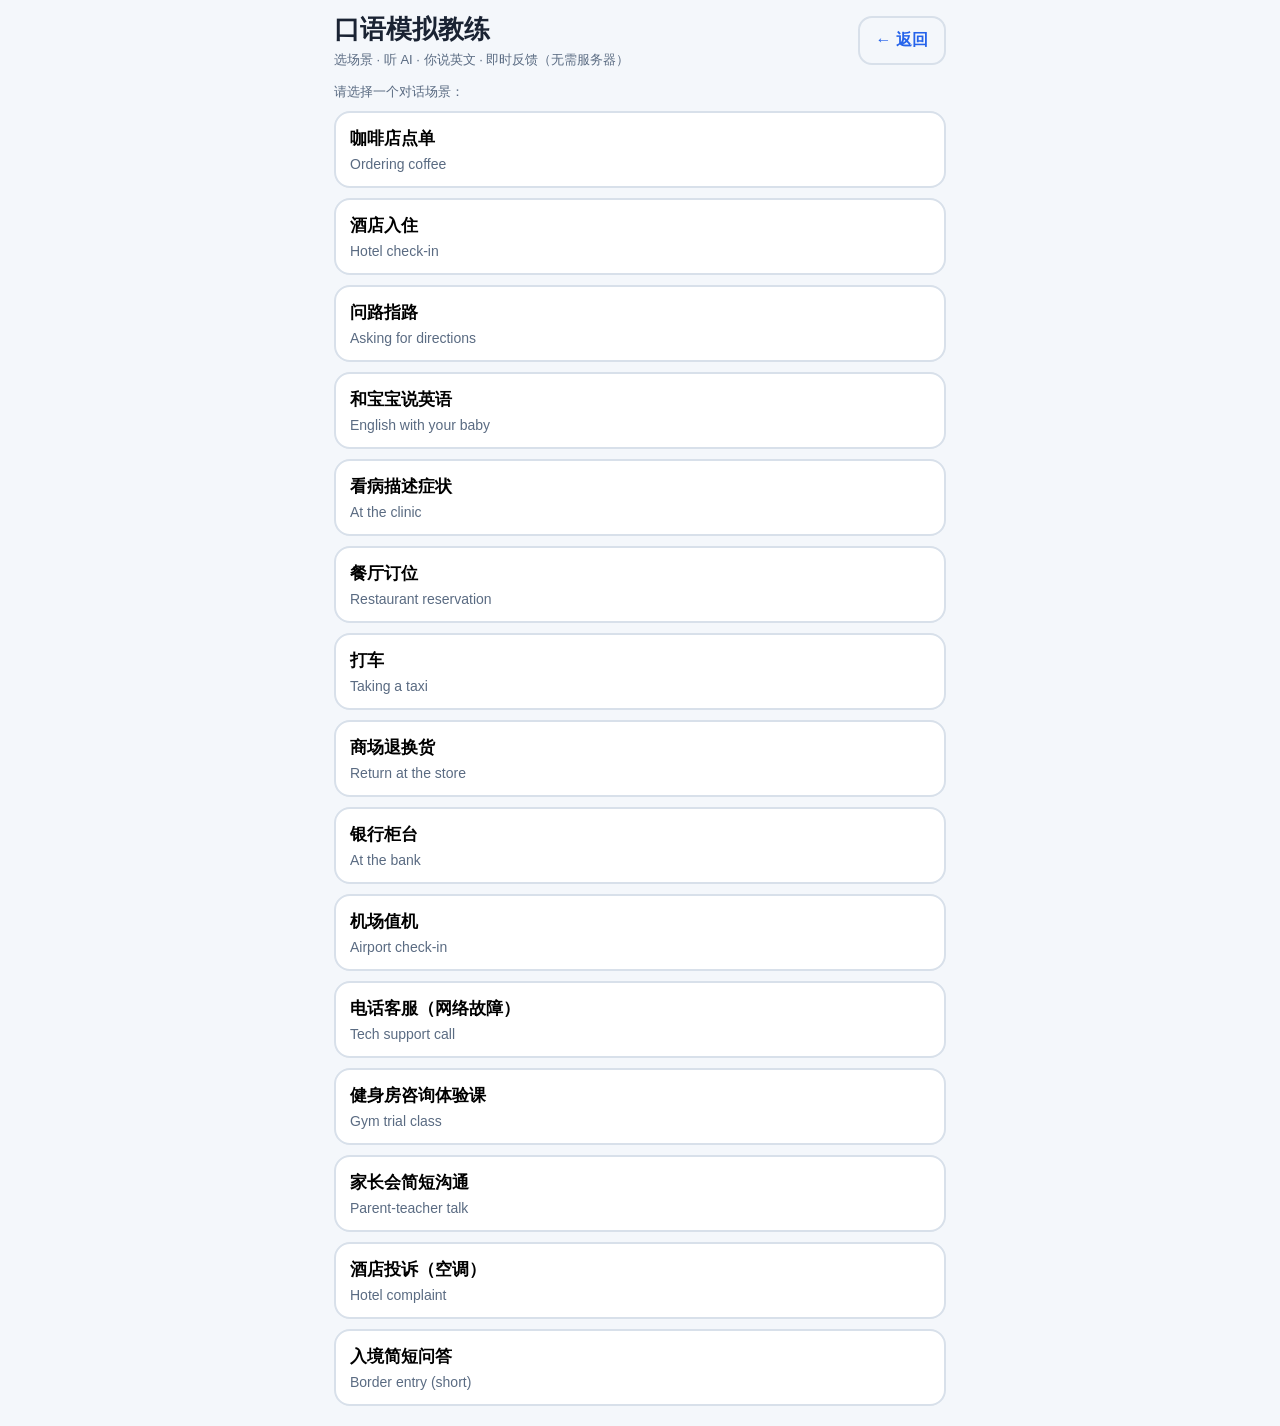
<file: coach.html>
<!doctype html>
<html lang="zh-CN">
  <head>
    <meta charset="UTF-8" />
    <meta name="viewport" content="width=device-width, initial-scale=1, viewport-fit=cover" />
    <meta name="theme-color" content="#f4f7fb" />
    <title>口语模拟教练</title>
    <link rel="stylesheet" href="./coach.css" />
  </head>
  <body>
    <div class="coach-app">
      <header class="coach-top">
        <div>
          <h1>口语模拟教练</h1>
          <p>选场景 · 听 AI · 你说英文 · 即时反馈（无需服务器）</p>
        </div>
        <button type="button" class="btn ghost" id="navBack">← 返回</button>
      </header>

      <div id="noRecBanner" class="warn-banner" hidden>
        当前浏览器不支持语音识别（请使用 Chrome / Edge 桌面端或 Android，并允许麦克风权限）。
      </div>

      <section id="screenPick" class="screen on">
        <p class="progress">请选择一个对话场景：</p>
        <div class="scene-grid" id="sceneGrid"></div>
      </section>

      <section id="screenChat" class="screen">
        <p class="progress" id="progressText"></p>
        <div id="chatArea"></div>
        <div id="userPanel" hidden>
          <div class="prompt-user" id="userPrompt"></div>
          <button type="button" class="btn secondary" id="toggleHint" style="width: 100%; margin-bottom: 10px">
            显示 / 隐藏参考英文句
          </button>
          <div id="hintBox" class="bubble assistant" style="display: none">
            <div class="en" id="hintEn"></div>
          </div>
          <button type="button" class="btn rec" id="recBtn">点击开始说话（英文）</button>
          <p style="margin: 8px 0 0; font-size: 13px; color: var(--c-soft); text-align: center">
            再点一次结束识别；识别结果仅供参考，以发音清晰度为准。
          </p>
          <div id="feedbackArea"></div>
          <div class="row2" id="userActions" hidden>
            <button type="button" class="btn secondary" id="retryTurn">再说一次</button>
            <button type="button" class="btn" id="nextTurn">下一回合</button>
          </div>
        </div>
        <div class="row2" id="assistantActions" hidden>
          <button type="button" class="btn" id="assistantContinue">听完了，继续</button>
        </div>
      </section>
    </div>
    <script src="./coach.js"></script>
    <script>
      if ("serviceWorker" in navigator) {
        window.addEventListener("load", () => {
          navigator.serviceWorker.register("./sw.js").catch(() => {});
        });
      }
    </script>
  </body>
</html>
</file>
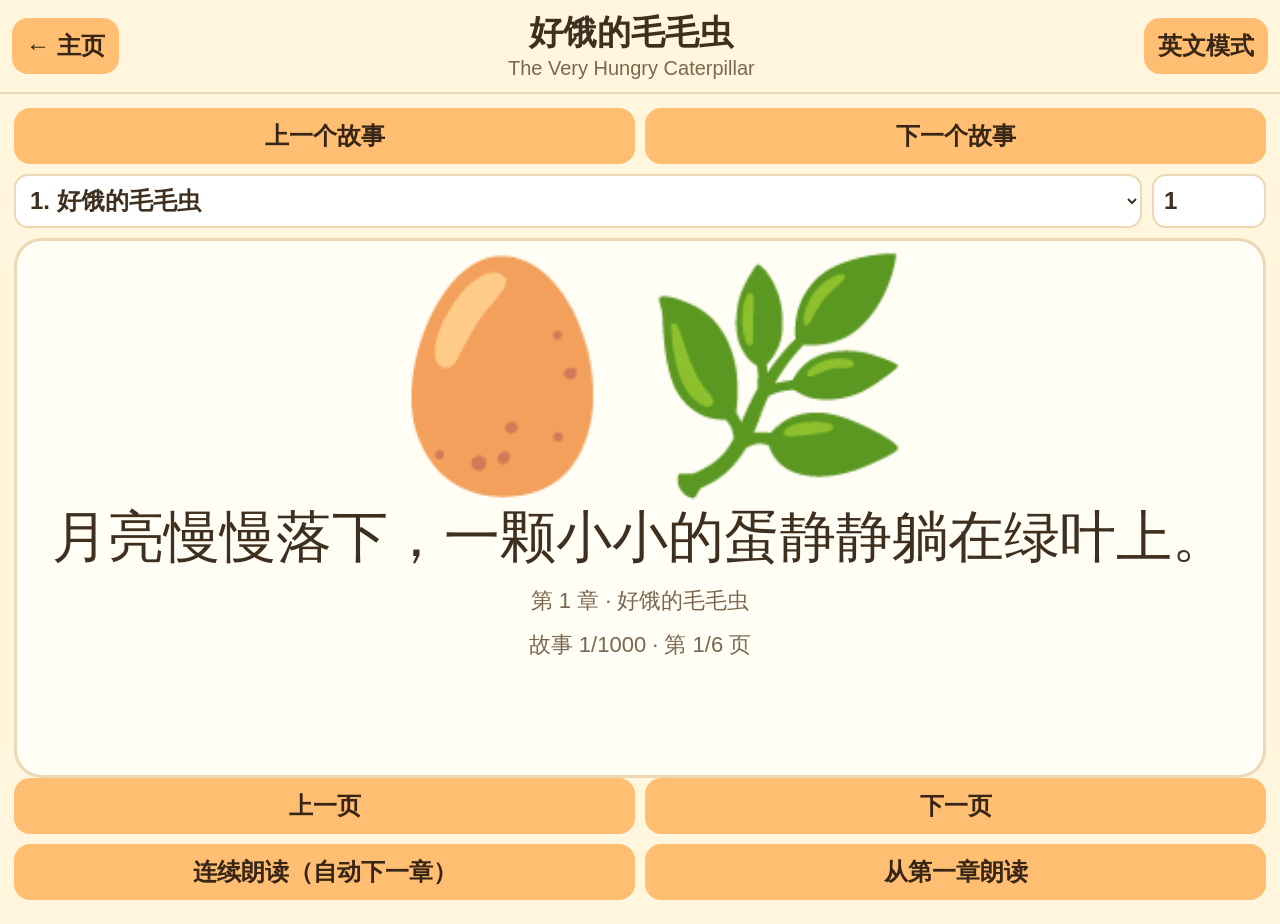
<file: story.html>
<!doctype html>
<html lang="zh-CN">
  <head>
    <meta charset="UTF-8" />
    <meta name="viewport" content="width=device-width, initial-scale=1, viewport-fit=cover" />
    <meta name="theme-color" content="#fff6dd" />
    <title>绘本模式 · Baby English</title>
    <style>
      :root {
        --bg: #fff6dd;
        --card: #fffdf4;
        --ink: #3f2f1f;
        --soft: #7b674f;
        --primary: #ffbe72;
        --primary-dark: #f8ab52;
        --border: #edd8b6;
      }

      * {
        box-sizing: border-box;
        -webkit-tap-highlight-color: transparent;
      }

      html,
      body {
        margin: 0;
        min-height: 100%;
        background: var(--bg);
        color: var(--ink);
        font-family: "Arial Rounded MT Bold", "PingFang SC", "Microsoft YaHei", sans-serif;
      }

      .app {
        min-height: 100svh;
        display: flex;
        flex-direction: column;
      }

      .top-bar {
        position: sticky;
        top: 0;
        z-index: 10;
        background: rgba(255, 246, 221, 0.97);
        border-bottom: 2px solid var(--border);
        padding: 12px;
        display: grid;
        grid-template-columns: auto 1fr auto;
        align-items: center;
        gap: 10px;
      }

      .title-group {
        min-width: 0;
        text-align: center;
      }

      .title-group h1 {
        margin: 0;
        font-size: clamp(24px, 5vw, 34px);
        line-height: 1.2;
      }

      .title-group p {
        margin: 4px 0 0;
        color: var(--soft);
        font-size: clamp(14px, 3.2vw, 20px);
      }

      .btn {
        border: none;
        border-radius: 16px;
        background: var(--primary);
        color: #372516;
        font-weight: 700;
        min-height: 56px;
        padding: 10px 14px;
        font-size: clamp(18px, 3.5vw, 24px);
      }

      .btn:active {
        transform: scale(0.98);
        background: var(--primary-dark);
      }

      main {
        padding: 14px;
      }

      .controls,
      .story-jump,
      .page-controls {
        display: grid;
        grid-template-columns: repeat(2, minmax(0, 1fr));
        gap: 10px;
        margin-bottom: 10px;
      }

      .story-jump {
        grid-template-columns: 1fr auto;
      }

      .story-jump input,
      .story-jump select {
        width: 100%;
        border: 2px solid var(--border);
        border-radius: 14px;
        min-height: 54px;
        padding: 8px 10px;
        font-size: clamp(18px, 3.4vw, 24px);
        font-weight: 700;
        color: var(--ink);
        background: #fff;
      }

      .page-card {
        border: 3px solid var(--border);
        border-radius: 28px;
        background: var(--card);
        padding: 16px;
        min-height: 60vh;
        display: flex;
        flex-direction: column;
        align-items: center;
        text-align: center;
      }

      .page-emoji {
        font-size: clamp(100px, 24vw, 220px);
        line-height: 1;
        margin-top: 8px;
      }

      .sentence-zh {
        margin-top: 16px;
        font-size: clamp(34px, 8vw, 56px);
        line-height: 1.28;
      }

      .sentence-en {
        margin-top: 16px;
        font-size: clamp(36px, 8.5vw, 62px);
        line-height: 1.24;
        font-weight: 800;
      }

      .speak-btn {
        margin-top: 12px;
        width: 100%;
      }

      .word-gloss {
        margin-top: 14px;
        display: flex;
        flex-wrap: wrap;
        justify-content: center;
        gap: 8px;
      }

      .gloss-item {
        border: 2px solid var(--border);
        border-radius: 14px;
        background: #fff8eb;
        padding: 8px 10px;
        font-size: clamp(16px, 3.3vw, 22px);
      }

      .page-indicator {
        margin-top: 14px;
        color: var(--soft);
        font-size: clamp(16px, 3.2vw, 22px);
      }

      .hidden {
        display: none !important;
      }
    </style>
  </head>
  <body>
    <div class="app">
      <header class="top-bar">
        <button id="backHomeBtn" class="btn" type="button">← 主页</button>
        <div class="title-group">
          <h1 id="storyTitleZh">绘本模式</h1>
          <p id="storyTitleEn">Picture Book Mode</p>
        </div>
        <button id="langToggleBtn" class="btn" type="button">英文模式</button>
      </header>

      <main>
        <section class="controls">
          <button id="prevStoryBtn" class="btn" type="button">上一个故事</button>
          <button id="nextStoryBtn" class="btn" type="button">下一个故事</button>
        </section>

        <section class="story-jump">
          <select id="storySelect" aria-label="选择故事"></select>
          <input id="storyIndexInput" type="number" min="1" max="1000" value="1" />
        </section>

        <article id="pageCard" class="page-card">
          <div id="pageEmoji" class="page-emoji" aria-hidden="true">📖</div>
          <div id="sentenceZh" class="sentence-zh"></div>
          <div id="sentenceEn" class="sentence-en hidden"></div>
          <button id="speakBtn" class="btn speak-btn hidden" type="button">🔊 朗读英文</button>
          <div id="glossWrap" class="word-gloss hidden"></div>
          <div id="chapterIndicator" class="page-indicator"></div>
          <div id="pageIndicator" class="page-indicator"></div>
        </article>

        <section class="page-controls">
          <button id="prevPageBtn" class="btn" type="button">上一页</button>
          <button id="nextPageBtn" class="btn" type="button">下一页</button>
        </section>
        <section class="page-controls">
          <button id="autoReadBtn" class="btn" type="button">连续朗读（自动下一章）</button>
          <button id="restartReadBtn" class="btn" type="button">从第一章朗读</button>
        </section>
      </main>
    </div>

    <script>
      const glossary = {
        a: "一个",
        all: "所有",
        and: "和",
        are: "是",
        asks: "问",
        at: "在",
        back: "回来",
        because: "因为",
        big: "大的",
        bunny: "小兔子",
        but: "但是",
        came: "来了",
        caterpillar: "毛毛虫",
        day: "白天",
        eat: "吃",
        falls: "落下",
        feels: "感到",
        finds: "找到",
        flower: "花",
        for: "为了",
        from: "从",
        gets: "变得",
        good: "好的",
        green: "绿色的",
        grows: "长大",
        happy: "开心的",
        he: "他",
        hello: "你好",
        home: "家",
        hugs: "拥抱",
        hungry: "饿的",
        i: "我",
        in: "在...里面",
        is: "是",
        jumps: "跳",
        leaf: "树叶",
        little: "小小的",
        lives: "住在",
        looks: "看起来",
        love: "爱",
        moon: "月亮",
        more: "更多",
        morning: "早晨",
        my: "我的",
        nest: "巢",
        next: "下一个",
        night: "夜晚",
        on: "在...上",
        over: "在...上方",
        page: "页",
        play: "玩",
        reaches: "到达",
        red: "红色的",
        runs: "跑",
        says: "说",
        sees: "看到",
        sleeps: "睡觉",
        small: "小的",
        smiles: "微笑",
        softly: "轻轻地",
        story: "故事",
        sun: "太阳",
        sweet: "甜蜜的",
        the: "这/那",
        then: "然后",
        to: "到",
        today: "今天",
        tree: "树",
        under: "在...下面",
        up: "向上",
        very: "非常",
        wakes: "醒来",
        warm: "温暖的",
        was: "是（过去式）",
        we: "我们",
        with: "和",
        you: "你",
        your: "你的",
        after: "在...之后",
        again: "再次",
        around: "在周围",
        basket: "篮子",
        beach: "海滩",
        before: "在...之前",
        bell: "铃铛",
        blue: "蓝色的",
        boat: "小船",
        bridge: "桥",
        bring: "带来",
        bright: "明亮的",
        build: "建造",
        cloud: "云",
        cloudlet: "小云朵",
        collects: "收集",
        color: "颜色",
        crosses: "穿过",
        dark: "黑暗的",
        deep: "深的",
        dream: "梦想",
        drops: "滴落",
        easy: "容易的",
        everyone: "每个人",
        far: "远的",
        field: "田野",
        first: "首先",
        friend: "朋友",
        gentle: "温柔的",
        gift: "礼物",
        gives: "给",
        glow: "发光",
        goes: "去",
        has: "有",
        hear: "听见",
        helps: "帮助",
        hill: "小山",
        hold: "握住",
        hope: "希望",
        house: "房子",
        kite: "风筝",
        lamp: "灯",
        lane: "小路",
        laugh: "大笑",
        learns: "学会",
        light: "光",
        listens: "倾听",
        loses: "丢失",
        makes: "制作",
        map: "地图",
        meadow: "草地",
        missing: "不见的",
        morninglight: "晨光",
        move: "移动",
        near: "靠近",
        new: "新的",
        path: "小径",
        pebble: "鹅卵石",
        pond: "池塘",
        rain: "雨",
        rainbow: "彩虹",
        remembers: "记得",
        river: "河流",
        road: "道路",
        same: "相同的",
        seed: "种子",
        share: "分享",
        shining: "闪亮的",
        shy: "害羞的",
        sings: "唱歌",
        sky: "天空",
        slow: "慢慢的",
        sound: "声音",
        sparkle: "闪耀",
        star: "星星",
        step: "脚步",
        stop: "停止",
        strong: "强壮的",
        together: "一起",
        trail: "小路",
        tries: "尝试",
        turn: "转弯",
        waits: "等待",
        water: "水",
        way: "道路",
        whisper: "低声说",
        wide: "宽广的",
        window: "窗户",
        windy: "有风的",
        wonder: "惊喜",
        woods: "树林",
        yellow: "黄色的"
      };

      function buildCoreStories() {
        return [
          {
            titleZh: "好饿的毛毛虫",
            titleEn: "The Very Hungry Caterpillar",
            pages: [
              {
                emoji: "🥚🌿",
                zh: "月亮慢慢落下，一颗小小的蛋静静躺在绿叶上。",
                en: "As the moon goes down, a tiny egg rests on a green leaf."
              },
              {
                emoji: "🐛🍎",
                zh: "太阳升起来了，毛毛虫醒来，肚子咕噜咕噜叫。",
                en: "The sun comes up, and the caterpillar wakes with a rumbling tummy."
              },
              {
                emoji: "🐛🍎🍐🍓",
                zh: "它先吃了苹果，又吃了梨和草莓，可还是有点饿。",
                en: "It eats an apple, then a pear and strawberries, but it is still hungry."
              },
              {
                emoji: "🐛🍰🍭🤢",
                zh: "后来它吃得太多太快，肚子有点不舒服。",
                en: "Later it eats too much, too fast, and its tummy feels bad."
              },
              {
                emoji: "🐛🌿😌",
                zh: "它慢慢吃一片嫩叶，觉得舒服了，还变得更壮了。",
                en: "It eats one fresh leaf slowly, feels better, and grows stronger."
              },
              {
                emoji: "🧵🐛🦋",
                zh: "毛毛虫织好小茧，睡了好久，终于变成美丽的蝴蝶。",
                en: "The caterpillar makes a cocoon, sleeps for days, and becomes a beautiful butterfly."
              }
            ]
          },
          {
            titleZh: "猜猜我有多爱你",
            titleEn: "Guess How Much I Love You",
            pages: [
              {
                emoji: "🐰🌙",
                zh: "睡觉前，小兔子拉住大兔子：猜猜我有多爱你。",
                en: "Before bed, Little Bunny holds Big Bunny and says, guess how much I love you."
              },
              {
                emoji: "🐰↔️🐰",
                zh: "小兔子把手臂张得大大的：我爱你这么这么多。",
                en: "Little Bunny stretches his arms wide and says, I love you this much."
              },
              {
                emoji: "🐰📏🌳",
                zh: "大兔子笑了：我爱你这么这么多，比高高的树还高。",
                en: "Big Bunny smiles: I love you this much, higher than the tall tree."
              },
              {
                emoji: "🐰🦘🛤️",
                zh: "小兔子跳啊跳：我爱你，一直到小路的尽头。",
                en: "Little Bunny hops and says, I love you all the way to the end of the lane."
              },
              {
                emoji: "🐰😴🌌",
                zh: "夜色变安静了，小兔子靠在大兔子怀里，慢慢睡着。",
                en: "The night turns quiet, and Little Bunny falls asleep in Big Bunny's arms."
              },
              {
                emoji: "🐰💛🌙✨",
                zh: "大兔子轻声说：我爱你到月亮那里，再一路回来。",
                en: "Big Bunny whispers, I love you to the moon, and all the way back."
              }
            ]
          }
        ];
      }

      function buildGeneratedStories(targetCount) {
        const characters = [
          { zh: "小熊", en: "Little Bear", emoji: "🐻" },
          { zh: "小猫", en: "Little Cat", emoji: "🐱" },
          { zh: "小狗", en: "Little Dog", emoji: "🐶" },
          { zh: "小鸭", en: "Little Duck", emoji: "🦆" },
          { zh: "小兔", en: "Little Bunny", emoji: "🐰" },
          { zh: "小鹿", en: "Little Deer", emoji: "🦌" }
        ];
        const friends = [
          { zh: "小鸟", en: "Little Bird", emoji: "🐦" },
          { zh: "小松鼠", en: "Little Squirrel", emoji: "🐿️" },
          { zh: "小青蛙", en: "Little Frog", emoji: "🐸" },
          { zh: "小蜜蜂", en: "Little Bee", emoji: "🐝" }
        ];
        const places = [
          { zh: "花园", en: "garden", emoji: "🌷" },
          { zh: "小河边", en: "river", emoji: "🌊" },
          { zh: "森林小路", en: "forest trail", emoji: "🌳" },
          { zh: "风车草地", en: "windy meadow", emoji: "🌱" },
          { zh: "彩虹山坡", en: "rainbow hill", emoji: "🌈" }
        ];
        const goals = [
          { zh: "寻找会发光的小石子", en: "find a shining pebble", emoji: "🪨✨" },
          { zh: "把迷路的风筝带回家", en: "bring a lost kite home", emoji: "🪁" },
          { zh: "给奶奶送一篮子花", en: "bring a basket of flowers to grandma", emoji: "🧺🌼" },
          { zh: "找到会唱歌的小溪", en: "find the singing stream", emoji: "🎵💧" },
          { zh: "在天黑前点亮小灯", en: "light a little lamp before dark", emoji: "🏮" }
        ];
        const obstacles = [
          { zh: "前面有一座摇摇晃晃的小桥", en: "a wobbly bridge is ahead", emoji: "🌉" },
          { zh: "突然下起了细细的小雨", en: "a soft rain starts to fall", emoji: "🌧️" },
          { zh: "地图被风吹跑了一角", en: "the map corner flies away in the wind", emoji: "🗺️💨" },
          { zh: "路口太多，不知道往哪走", en: "there are too many turns on the road", emoji: "🛤️" }
        ];
        const helps = [
          { zh: "一起听风铃的方向", en: "listen to the bell and follow the sound", emoji: "🔔" },
          { zh: "手拉手，慢慢往前走", en: "hold hands and walk slowly", emoji: "🤝" },
          { zh: "借着月光看清脚下的小路", en: "use moonlight to see the little path", emoji: "🌙" },
          { zh: "用彩色石头做路标", en: "make small signs with colorful stones", emoji: "🪨🎨" }
        ];
        const endings = [
          { zh: "他们终于完成了今天的小任务，心里暖暖的。", en: "They finish their little mission and feel warm inside.", emoji: "💛" },
          { zh: "大家一起笑了，原来勇敢和陪伴最珍贵。", en: "Everyone laughs, and they learn that courage and company matter most.", emoji: "😊" },
          { zh: "回家的路上，星星一闪一闪，像在说晚安。", en: "On the way home, the stars blink gently, as if saying good night.", emoji: "⭐" },
          { zh: "他们把故事讲给家人听，家里充满了笑声。", en: "They tell the story to family, and the house fills with laughter.", emoji: "🏠" }
        ];

        function pickBy(index, list, shift = 0) {
          return list[(index + shift) % list.length];
        }

        const stories = [];
        for (let i = 3; i <= targetCount; i += 1) {
          const idx = i - 3;
          const character = pickBy(idx, characters, 0);
          const friend = pickBy(idx, friends, 1);
          const place = pickBy(idx, places, 2);
          const goal = pickBy(idx, goals, 3);
          const obstacle = pickBy(idx, obstacles, 4);
          const help = pickBy(idx, helps, 5);
          const ending = pickBy(idx, endings, 6);

          stories.push({
            titleZh: `晚安小冒险 ${i - 2}`,
            titleEn: `Little Night Adventure ${i - 2}`,
            pages: [
              {
                emoji: `${character.emoji}${place.emoji}☀️`,
                zh: `清晨，${character.zh}和${friend.zh}来到${place.zh}，准备开始一天的探险。`,
                en: `In the morning, ${character.en} and ${friend.en} come to the ${place.en} for a little adventure.`
              },
              {
                emoji: `${character.emoji}${goal.emoji}`,
                zh: `他们决定${goal.zh}，因为他们想帮助家人和朋友。`,
                en: `They decide to ${goal.en}, because they want to help family and friends.`
              },
              {
                emoji: `${friend.emoji}${obstacle.emoji}`,
                zh: `走着走着，${obstacle.zh}，他们先停下来深呼吸。`,
                en: `As they walk, ${obstacle.en}, so they stop and take a deep breath.`
              },
              {
                emoji: `${character.emoji}${friend.emoji}${pickBy(idx, helps, 5).emoji}`,
                zh: `${character.zh}说：别着急，我们可以${help.zh}。`,
                en: `${character.en} says, do not worry, we can ${help.en}.`
              },
              {
                emoji: `${goal.emoji}✨`,
                zh: `他们互相鼓励，终于做到了，眼睛里亮晶晶的。`,
                en: `They cheer each other on and finally make it, with bright sparkles in their eyes.`
              },
              {
                emoji: `${character.emoji}${friend.emoji}${ending.emoji}🌙`,
                zh: `${ending.zh}`,
                en: `${ending.en}`
              }
            ]
          });
        }
        return stories;
      }

      function buildStories() {
        const coreStories = buildCoreStories();
        const generated = buildGeneratedStories(1000);
        return [...coreStories, ...generated];
      }

      function tokenizeEnglishSentence(sentence) {
        return sentence
          .toLowerCase()
          .replace(/[^a-z'\s]/g, " ")
          .split(/\s+/)
          .filter(Boolean);
      }

      function explainWords(sentence) {
        const words = tokenizeEnglishSentence(sentence);
        const unique = [];
        const seen = new Set();
        words.forEach((word) => {
          if (!seen.has(word)) {
            seen.add(word);
            unique.push(word);
          }
        });
        return unique.map((word) => ({
          word,
          zh: glossary[word] || "释义补充中"
        }));
      }

      function pickEnglishVoice() {
        const voices = speechSynthesis.getVoices();
        const english = voices.filter((voice) => voice.lang.toLowerCase().startsWith("en"));
        if (english.length === 0) {
          return null;
        }
        return (
          english.find((voice) => voice.lang.toLowerCase().startsWith("en-us")) ||
          english.find((voice) => voice.lang.toLowerCase().startsWith("en-gb")) ||
          english[0]
        );
      }

      function speakEnglish(text) {
        return speakSentence(text, "en");
      }

      function pickChineseVoice() {
        const voices = speechSynthesis.getVoices();
        const chinese = voices.filter((voice) => voice.lang.toLowerCase().startsWith("zh"));
        if (chinese.length === 0) {
          return null;
        }
        return chinese.find((voice) => voice.lang.toLowerCase().startsWith("zh-cn")) || chinese[0];
      }

      function speakSentence(text, language) {
        if (!("speechSynthesis" in window)) {
          return Promise.resolve();
        }
        const lang = language === "zh" ? "zh-CN" : "en-US";
        const rate = language === "zh" ? 0.9 : 0.86;

        speechSynthesis.cancel();
        const utterance = new SpeechSynthesisUtterance(text);
        utterance.lang = lang;
        utterance.rate = rate;
        utterance.pitch = 1;
        const voice = language === "zh" ? pickChineseVoice() : pickEnglishVoice();
        if (voice) {
          utterance.voice = voice;
        }
        return new Promise((resolve) => {
          utterance.onend = () => resolve();
          utterance.onerror = () => resolve();
          speechSynthesis.speak(utterance);
        });
      }

      const state = {
        language: "zh",
        storyIndex: 0,
        pageIndex: 0,
        stories: buildStories(),
        autoReadToken: 0
      };

      const backHomeBtn = document.getElementById("backHomeBtn");
      const langToggleBtn = document.getElementById("langToggleBtn");
      const prevStoryBtn = document.getElementById("prevStoryBtn");
      const nextStoryBtn = document.getElementById("nextStoryBtn");
      const storySelect = document.getElementById("storySelect");
      const storyIndexInput = document.getElementById("storyIndexInput");
      const pageEmoji = document.getElementById("pageEmoji");
      const sentenceZh = document.getElementById("sentenceZh");
      const sentenceEn = document.getElementById("sentenceEn");
      const speakBtn = document.getElementById("speakBtn");
      const glossWrap = document.getElementById("glossWrap");
      const chapterIndicator = document.getElementById("chapterIndicator");
      const pageIndicator = document.getElementById("pageIndicator");
      const prevPageBtn = document.getElementById("prevPageBtn");
      const nextPageBtn = document.getElementById("nextPageBtn");
      const autoReadBtn = document.getElementById("autoReadBtn");
      const restartReadBtn = document.getElementById("restartReadBtn");
      const storyTitleZh = document.getElementById("storyTitleZh");
      const storyTitleEn = document.getElementById("storyTitleEn");
      const pageCard = document.getElementById("pageCard");
      let isAutoReading = false;

      function buildStorySelectOptions() {
        const options = state.stories.map((story, index) => {
          const text = `${index + 1}. ${story.titleZh}`;
          return `<option value="${index}">${text}</option>`;
        });
        storySelect.innerHTML = options.join("");
      }

      function getCurrentStory() {
        return state.stories[state.storyIndex];
      }

      function getCurrentPage() {
        return getCurrentStory().pages[state.pageIndex];
      }

      function renderGloss(sentence) {
        const explained = explainWords(sentence);
        glossWrap.innerHTML = explained
          .map((item) => `<span class="gloss-item">${item.word} → ${item.zh}</span>`)
          .join("");
      }

      function render() {
        const story = getCurrentStory();
        const page = getCurrentPage();

        storyTitleZh.textContent = story.titleZh;
        storyTitleEn.textContent = story.titleEn;
        storySelect.value = String(state.storyIndex);
        storyIndexInput.value = String(state.storyIndex + 1);

        pageEmoji.textContent = page.emoji;
        sentenceZh.textContent = page.zh;
        sentenceEn.textContent = page.en;
        chapterIndicator.textContent = `第 ${state.storyIndex + 1} 章 · ${story.titleZh}`;

        if (state.language === "en") {
          langToggleBtn.textContent = "中文模式";
          sentenceZh.classList.add("hidden");
          sentenceEn.classList.remove("hidden");
          speakBtn.classList.remove("hidden");
          glossWrap.classList.remove("hidden");
          renderGloss(page.en);
        } else {
          langToggleBtn.textContent = "英文模式";
          sentenceZh.classList.remove("hidden");
          sentenceEn.classList.add("hidden");
          speakBtn.classList.add("hidden");
          glossWrap.classList.add("hidden");
        }

        pageIndicator.textContent = `故事 ${state.storyIndex + 1}/${state.stories.length} · 第 ${
          state.pageIndex + 1
        }/${story.pages.length} 页`;
      }

      function setAutoReadButton(active) {
        isAutoReading = active;
        autoReadBtn.textContent = active ? "停止连续朗读" : "连续朗读（自动下一章）";
      }

      function stopAutoRead() {
        state.autoReadToken += 1;
        setAutoReadButton(false);
        if ("speechSynthesis" in window) {
          speechSynthesis.cancel();
        }
      }

      function changeStory(nextIndex) {
        stopAutoRead();
        const max = state.stories.length - 1;
        const safeIndex = Math.max(0, Math.min(max, nextIndex));
        state.storyIndex = safeIndex;
        state.pageIndex = 0;
        render();
      }

      function changePage(delta) {
        stopAutoRead();
        const story = getCurrentStory();
        const next = state.pageIndex + delta;
        if (next < 0 || next >= story.pages.length) {
          return;
        }
        state.pageIndex = next;
        render();
      }

      let touchStartX = null;
      pageCard.addEventListener("touchstart", (event) => {
        touchStartX = event.changedTouches[0].clientX;
      });
      pageCard.addEventListener("touchend", (event) => {
        if (touchStartX === null) {
          return;
        }
        const delta = event.changedTouches[0].clientX - touchStartX;
        touchStartX = null;
        if (Math.abs(delta) < 45) {
          return;
        }
        if (delta < 0) {
          changePage(1);
        } else {
          changePage(-1);
        }
      });

      backHomeBtn.addEventListener("click", () => {
        stopAutoRead();
        window.location.href = "./index.html";
      });
      langToggleBtn.addEventListener("click", () => {
        stopAutoRead();
        state.language = state.language === "zh" ? "en" : "zh";
        render();
      });
      prevStoryBtn.addEventListener("click", () => changeStory(state.storyIndex - 1));
      nextStoryBtn.addEventListener("click", () => changeStory(state.storyIndex + 1));
      storySelect.addEventListener("change", () => changeStory(Number(storySelect.value)));
      storyIndexInput.addEventListener("change", () => {
        const index = Number(storyIndexInput.value) - 1;
        if (!Number.isFinite(index)) {
          return;
        }
        changeStory(index);
      });
      prevPageBtn.addEventListener("click", () => changePage(-1));
      nextPageBtn.addEventListener("click", () => changePage(1));
      speakBtn.addEventListener("click", () => {
        const page = getCurrentPage();
        speakEnglish(page.en);
      });
      autoReadBtn.addEventListener("click", async () => {
        if (isAutoReading) {
          stopAutoRead();
          return;
        }
        const token = state.autoReadToken + 1;
        state.autoReadToken = token;
        setAutoReadButton(true);
        for (let storyIndex = state.storyIndex; storyIndex < state.stories.length; storyIndex += 1) {
          const startPage = storyIndex === state.storyIndex ? state.pageIndex : 0;
          const story = state.stories[storyIndex];
          for (let pageIndex = startPage; pageIndex < story.pages.length; pageIndex += 1) {
            if (token !== state.autoReadToken) {
              return;
            }
            state.storyIndex = storyIndex;
            state.pageIndex = pageIndex;
            render();
            const current = getCurrentPage();
            const sentence = state.language === "zh" ? current.zh : current.en;
            await speakSentence(sentence, state.language);
            if (token !== state.autoReadToken) {
              return;
            }
            await new Promise((resolve) => window.setTimeout(resolve, 280));
          }
        }
        if (token === state.autoReadToken) {
          setAutoReadButton(false);
        }
      });
      restartReadBtn.addEventListener("click", async () => {
        stopAutoRead();
        state.storyIndex = 0;
        state.pageIndex = 0;
        render();
        autoReadBtn.click();
      });

      buildStorySelectOptions();
      render();
    </script>
  </body>
</html>
</file>
<file: styles.css>
:root {
  --bg: #fff9f4;
  --card: #ffffff;
  --card-alt: #fff2e7;
  --ink: #3d2c2c;
  --ink-soft: #6e5555;
  --primary: #ffb57a;
  --primary-dark: #f49b55;
  --border: #f4dcc9;
}

* {
  box-sizing: border-box;
  -webkit-tap-highlight-color: transparent;
}

html,
body {
  margin: 0;
  background: var(--bg);
  color: var(--ink);
  font-family: "Arial Rounded MT Bold", "PingFang SC", "Microsoft YaHei", sans-serif;
}

body {
  min-height: 100svh;
}

.app {
  min-height: 100svh;
  display: flex;
  flex-direction: column;
}

.top-bar {
  position: sticky;
  top: 0;
  z-index: 5;
  padding: 18px 16px;
  background: rgba(255, 249, 244, 0.95);
  border-bottom: 2px solid var(--border);
  display: flex;
  align-items: center;
  gap: 14px;
}

h1 {
  margin: 0;
  font-size: clamp(30px, 6vw, 48px);
  line-height: 1.2;
}

#pageTitle {
  cursor: pointer;
  user-select: none;
}

.view {
  padding: 20px 14px 120px;
}

.hidden {
  display: none !important;
}

.big-btn {
  border: none;
  border-radius: 20px;
  background: var(--primary);
  color: #38231c;
  font-size: clamp(26px, 4.2vw, 36px);
  min-height: 82px;
  min-width: 128px;
  padding: 14px 20px;
  font-weight: 700;
}

.big-btn:active {
  transform: scale(0.98);
  background: var(--primary-dark);
}

.card-grid {
  display: grid;
  grid-template-columns: repeat(1, minmax(0, 1fr));
  gap: 16px;
}

.parent-mode-tip {
  margin: 18px 4px 0;
  font-size: clamp(18px, 3.6vw, 24px);
  color: var(--ink-soft);
  text-align: center;
}

.daily-btn {
  width: 100%;
  margin-top: 16px;
  background: #ffe0c2;
}

.story-btn {
  width: 100%;
  margin-top: 14px;
  background: #ffd7a8;
}

.adult-btn {
  width: 100%;
  margin-top: 14px;
  background: #ffcf9b;
}

.category-card {
  border: 3px solid var(--border);
  border-radius: 30px;
  background: var(--card);
  min-height: 170px;
  padding: 16px;
  width: 100%;
  display: flex;
  align-items: center;
  gap: 18px;
  text-align: left;
}

.category-emoji {
  font-size: 72px;
}

.category-labels strong {
  display: block;
  font-size: clamp(48px, 9vw, 64px);
  line-height: 1.05;
}

.category-labels span {
  display: block;
  margin-top: 8px;
  font-size: clamp(28px, 5vw, 40px);
  color: var(--ink-soft);
}

.word-grid {
  display: grid;
  grid-template-columns: repeat(1, minmax(0, 1fr));
  gap: 16px;
}

.word-card {
  cursor: pointer;
  width: 100%;
  border: 3px solid var(--border);
  border-radius: 30px;
  background: var(--card-alt);
  padding: 18px;
  text-align: center;
}

.word-card:focus-visible {
  outline: 4px solid #f3b785;
  outline-offset: 2px;
}

.word-emoji {
  font-size: 92px;
  line-height: 1;
}

.word-en {
  margin-top: 6px;
  font-size: clamp(48px, 8.8vw, 66px);
  line-height: 1.1;
  font-weight: 800;
}

.word-zh {
  margin-top: 6px;
  font-size: clamp(30px, 5vw, 40px);
  color: var(--ink-soft);
}

.word-actions {
  margin-top: 10px;
}

.mini-replay {
  border: none;
  border-radius: 14px;
  background: #ffd2aa;
  min-height: 56px;
  min-width: 118px;
  font-size: 26px;
  font-weight: 700;
}

.replay-btn {
  position: fixed;
  right: 14px;
  bottom: 102px;
  z-index: 4;
}

.auto-play-btn {
  position: fixed;
  left: 14px;
  bottom: 102px;
  z-index: 4;
  background: #ffd9b6;
}

.auto-play-btn.active {
  background: #ffc188;
}

.bottom-tabs {
  position: fixed;
  left: 0;
  right: 0;
  bottom: 0;
  z-index: 6;
  background: #fff4ec;
  border-top: 2px solid var(--border);
  display: grid;
  grid-auto-flow: column;
  grid-auto-columns: minmax(110px, 1fr);
  gap: 6px;
  overflow-x: auto;
  overscroll-behavior-x: contain;
  scrollbar-width: none;
  padding: 8px 8px calc(8px + env(safe-area-inset-bottom));
}

.bottom-tabs::-webkit-scrollbar {
  display: none;
}

.tab-btn {
  border: 2px solid var(--border);
  border-radius: 18px;
  background: #fff;
  min-height: 84px;
  min-width: 110px;
  padding: 4px 2px;
  line-height: 1.1;
}

.tab-btn .tab-emoji {
  display: block;
  font-size: 30px;
}

.tab-btn .tab-text {
  display: block;
  font-size: 18px;
  font-weight: 700;
}

.tab-btn.active {
  background: #ffe4cc;
  border-color: #f3b785;
}

.word-card.playing {
  border-color: #f2a760;
  box-shadow: 0 0 0 4px rgba(242, 167, 96, 0.2);
}

.modal {
  position: fixed;
  inset: 0;
  z-index: 20;
  display: grid;
  place-items: center;
  background: rgba(44, 30, 22, 0.4);
  padding: 16px;
}

.modal-card {
  width: min(680px, 100%);
  border-radius: 26px;
  background: #fff8f2;
  border: 3px solid var(--border);
  padding: 20px;
}

.modal-card h2 {
  margin: 0 0 16px;
  font-size: clamp(30px, 5vw, 40px);
}

.setting-item {
  display: block;
  margin: 14px 0;
  font-size: clamp(22px, 4vw, 30px);
  font-weight: 700;
}

.setting-item input[type="range"] {
  width: 100%;
  margin-top: 10px;
  min-height: 44px;
}

.setting-item input[type="checkbox"] {
  width: 30px;
  height: 30px;
  margin-left: 10px;
  vertical-align: middle;
}

.setting-item input[type="text"],
.setting-item input[type="password"] {
  width: 100%;
  margin-top: 10px;
  min-height: 52px;
  border: 2px solid var(--border);
  border-radius: 14px;
  padding: 6px 10px;
  font-size: clamp(20px, 3.6vw, 28px);
  font-weight: 700;
  color: var(--ink);
  background: #fff;
}

.setting-item select {
  width: 100%;
  margin-top: 10px;
  min-height: 52px;
  border: 2px solid var(--border);
  border-radius: 14px;
  padding: 6px 10px;
  font-size: clamp(20px, 3.6vw, 28px);
  font-weight: 700;
  color: var(--ink);
  background: #fff;
}

.setting-note {
  margin: 4px 0 12px;
  font-size: clamp(17px, 3.2vw, 22px);
  line-height: 1.4;
  color: var(--ink-soft);
}

.close-modal-btn {
  margin-top: 8px;
  width: 100%;
}

@media (min-width: 700px) {
  .view {
    padding-left: 24px;
    padding-right: 24px;
  }

  .card-grid {
    grid-template-columns: repeat(2, minmax(0, 1fr));
  }

  .word-grid {
    grid-template-columns: repeat(2, minmax(0, 1fr));
  }
}
</file>
<file: adult-game-b.css>
/* 英语竞技场 · 第二版「疾速真伪」火山金主题 */
:root {
  --b-bg0: #140805;
  --b-bg1: #2a120c;
  --b-ink: #fff4e8;
  --b-muted: #c9a88c;
  --b-fire: #ff6b2d;
  --b-gold: #ffc14d;
  --b-magma: #ff3d6b;
  --b-good: #5ef5a9;
  --b-card: rgba(42, 18, 12, 0.88);
  --b-line: rgba(255, 193, 77, 0.35);
}

*,
*::before,
*::after {
  box-sizing: border-box;
  -webkit-tap-highlight-color: transparent;
}

html,
body {
  margin: 0;
  min-height: 100svh;
  background: radial-gradient(900px 700px at 80% 0%, #3a1510 0%, var(--b-bg0) 55%, #050302 100%);
  color: var(--b-ink);
  font-family: "Segoe UI", "PingFang SC", "Microsoft YaHei", sans-serif;
}

#fxB {
  position: fixed;
  inset: 0;
  pointer-events: none;
  z-index: 40;
}

.b-shell {
  position: relative;
  z-index: 5;
  min-height: 100svh;
  display: flex;
  flex-direction: column;
}

.b-top {
  position: sticky;
  top: 0;
  z-index: 20;
  display: grid;
  grid-template-columns: auto 1fr auto;
  gap: 8px;
  align-items: center;
  padding: 10px 12px calc(10px + env(safe-area-inset-top));
  background: linear-gradient(180deg, rgba(20, 8, 5, 0.94), rgba(20, 8, 5, 0.55));
  border-bottom: 1px solid var(--b-line);
  backdrop-filter: blur(10px);
}

.b-brand {
  text-align: center;
}

.b-brand h1 {
  margin: 0;
  font-size: clamp(17px, 4vw, 24px);
  letter-spacing: 0.06em;
  text-transform: uppercase;
  background: linear-gradient(90deg, var(--b-fire), var(--b-gold));
  -webkit-background-clip: text;
  background-clip: text;
  color: transparent;
}

.b-brand p {
  margin: 2px 0 0;
  font-size: clamp(11px, 2.8vw, 14px);
  color: var(--b-muted);
}

.b-btn {
  border: 0;
  border-radius: 14px;
  padding: 10px 12px;
  font-weight: 800;
  font-size: clamp(13px, 3.2vw, 17px);
  cursor: pointer;
  color: #1a0a04;
  background: linear-gradient(135deg, var(--b-gold), var(--b-fire));
}

.b-btn.ghost {
  background: rgba(255, 255, 255, 0.08);
  color: var(--b-ink);
  border: 1px solid rgba(255, 255, 255, 0.12);
}

.b-main {
  flex: 1;
  padding: 12px 12px calc(18px + env(safe-area-inset-bottom));
  max-width: 720px;
  margin: 0 auto;
  width: 100%;
}

.b-screen {
  display: none;
}

.b-screen.on {
  display: block;
  animation: bFade 0.32s ease both;
}

@keyframes bFade {
  from {
    opacity: 0;
    transform: translateY(6px);
  }
  to {
    opacity: 1;
    transform: translateY(0);
  }
}

.b-hero {
  text-align: center;
  padding: 14px 6px;
}

.b-hero h2 {
  margin: 0;
  font-size: clamp(20px, 5vw, 30px);
}

.b-hero p {
  margin: 10px 0 0;
  color: var(--b-muted);
  line-height: 1.55;
  font-size: clamp(13px, 3.2vw, 17px);
}

.b-row2 {
  display: grid;
  grid-template-columns: 1fr 1fr;
  gap: 10px;
  margin-top: 14px;
}

.b-card {
  background: var(--b-card);
  border-radius: 18px;
  padding: 14px;
  border: 1px solid rgba(255, 255, 255, 0.08);
  box-shadow: 0 16px 40px rgba(0, 0, 0, 0.45);
}

.b-hud {
  display: grid;
  grid-template-columns: 1fr 1fr 1fr;
  gap: 8px;
  margin-bottom: 10px;
}

.b-hud .cell {
  text-align: center;
  padding: 10px 8px;
  border-radius: 14px;
  background: rgba(0, 0, 0, 0.25);
  border: 1px solid rgba(255, 255, 255, 0.08);
}

.b-hud .lab {
  font-size: 10px;
  color: var(--b-muted);
  letter-spacing: 0.08em;
  text-transform: uppercase;
}

.b-hud .num {
  margin-top: 4px;
  font-size: clamp(17px, 4.6vw, 24px);
  font-weight: 900;
  color: var(--b-gold);
}

.b-hud .num.alt {
  color: var(--b-magma);
}

.energy {
  height: 12px;
  border-radius: 999px;
  background: rgba(255, 255, 255, 0.08);
  overflow: hidden;
  margin: 8px 0 12px;
  border: 1px solid rgba(255, 255, 255, 0.1);
}

.energy > i {
  display: block;
  height: 100%;
  width: 100%;
  transform-origin: left center;
  transform: scaleX(var(--e, 1));
  background: linear-gradient(90deg, var(--b-magma), var(--b-fire), var(--b-gold));
  transition: transform 0.15s ease-out;
}

.energy.timebar {
  margin-top: 6px;
  height: 8px;
}

.energy.timebar > i {
  background: linear-gradient(90deg, #4d8cff, var(--b-gold));
  transform: scaleX(var(--t, 1));
}

.b-pill {
  display: inline-block;
  padding: 5px 10px;
  border-radius: 999px;
  font-size: 11px;
  font-weight: 900;
  letter-spacing: 0.05em;
  text-transform: uppercase;
  color: #120502;
  background: rgba(255, 193, 77, 0.95);
  margin-bottom: 8px;
}

.b-en {
  font-size: clamp(19px, 5vw, 30px);
  font-weight: 900;
  line-height: 1.25;
  text-align: center;
  margin: 6px 0;
}

.b-zh {
  font-size: clamp(15px, 4vw, 22px);
  color: var(--b-muted);
  text-align: center;
  line-height: 1.4;
  margin: 6px 0 10px;
}

.b-actions {
  display: grid;
  gap: 10px;
  margin-top: 8px;
}

.b-actions.two {
  grid-template-columns: 1fr 1fr;
}

.b-big {
  border-radius: 16px;
  padding: 16px 12px;
  font-size: clamp(17px, 4.4vw, 22px);
  font-weight: 900;
  border: 1px solid rgba(255, 255, 255, 0.12);
  cursor: pointer;
  color: var(--b-ink);
  background: rgba(255, 255, 255, 0.07);
}

.b-big.ok {
  background: linear-gradient(135deg, rgba(94, 245, 169, 0.35), rgba(94, 245, 169, 0.12));
  border-color: rgba(94, 245, 169, 0.55);
}

.b-big.no {
  background: linear-gradient(135deg, rgba(255, 61, 107, 0.35), rgba(255, 61, 107, 0.12));
  border-color: rgba(255, 61, 107, 0.55);
}

.b-big:active {
  transform: scale(0.99);
}

.b-foot {
  margin-top: 12px;
  display: flex;
  justify-content: space-between;
  gap: 10px;
  flex-wrap: wrap;
}

.b-link {
  background: none;
  border: 0;
  color: var(--b-gold);
  font-weight: 800;
  cursor: pointer;
  text-decoration: underline;
  font-size: 14px;
}

.b-stats {
  margin-top: 12px;
}

.b-stats .line {
  display: flex;
  justify-content: space-between;
  padding: 10px 12px;
  border-radius: 12px;
  margin-bottom: 8px;
  background: rgba(0, 0, 0, 0.22);
  border: 1px solid rgba(255, 255, 255, 0.08);
}

.b-stats .line b {
  color: var(--b-fire);
}

@media (prefers-reduced-motion: reduce) {
  *,
  *::before,
  *::after {
    animation-duration: 0.001ms !important;
    animation-iteration-count: 1 !important;
    transition-duration: 0.001ms !important;
  }
}
</file>
<file: adult-game.css>
/* 大人英语竞技场 · 独立皮肤（霓虹街机 + 可读大字） */
:root {
  --arena-bg0: #0a0e1a;
  --arena-bg1: #12182a;
  --arena-ink: #e8f0ff;
  --arena-muted: #8fa3c4;
  --arena-cyan: #3dffea;
  --arena-magenta: #ff3dac;
  --arena-gold: #ffd447;
  --arena-good: #5cff9d;
  --arena-bad: #ff5c7a;
  --arena-card: rgba(20, 28, 48, 0.82);
  --arena-line: rgba(61, 255, 234, 0.35);
  --arena-shadow: 0 18px 50px rgba(0, 0, 0, 0.45);
  font-synthesis: none;
}

*,
*::before,
*::after {
  box-sizing: border-box;
  -webkit-tap-highlight-color: transparent;
}

html,
body {
  margin: 0;
  min-height: 100svh;
  background: radial-gradient(1200px 800px at 20% 0%, #1a2240 0%, var(--arena-bg0) 55%, #05070d 100%);
  color: var(--arena-ink);
  font-family: "Segoe UI", "PingFang SC", "Microsoft YaHei", sans-serif;
}

body.arena-app {
  overflow-x: hidden;
}

#fxCanvas {
  position: fixed;
  inset: 0;
  width: 100%;
  height: 100%;
  pointer-events: none;
  z-index: 50;
}

.arena-shell {
  position: relative;
  z-index: 5;
  min-height: 100svh;
  display: flex;
  flex-direction: column;
}

.arena-top {
  position: sticky;
  top: 0;
  z-index: 20;
  display: grid;
  grid-template-columns: auto 1fr auto;
  gap: 10px;
  align-items: center;
  padding: 10px 12px calc(10px + env(safe-area-inset-top));
  background: linear-gradient(180deg, rgba(10, 14, 26, 0.92), rgba(10, 14, 26, 0.55));
  border-bottom: 1px solid var(--arena-line);
  backdrop-filter: blur(10px);
}

.arena-brand {
  text-align: center;
}

.arena-brand h1 {
  margin: 0;
  font-size: clamp(18px, 4.2vw, 26px);
  letter-spacing: 0.04em;
  text-transform: uppercase;
  background: linear-gradient(90deg, var(--arena-cyan), var(--arena-magenta));
  -webkit-background-clip: text;
  background-clip: text;
  color: transparent;
}

.arena-brand p {
  margin: 2px 0 0;
  font-size: clamp(12px, 3vw, 15px);
  color: var(--arena-muted);
}

.arena-btn {
  border: 0;
  border-radius: 14px;
  padding: 10px 14px;
  font-weight: 800;
  font-size: clamp(14px, 3.4vw, 18px);
  cursor: pointer;
  color: #0a0e1a;
  background: linear-gradient(135deg, var(--arena-cyan), #7af0ff);
  box-shadow: 0 10px 28px rgba(61, 255, 234, 0.22);
}

.arena-btn:active {
  transform: translateY(1px) scale(0.99);
}

.arena-btn.ghost {
  background: rgba(255, 255, 255, 0.08);
  color: var(--arena-ink);
  border: 1px solid rgba(255, 255, 255, 0.12);
  box-shadow: none;
}

.arena-btn.danger {
  background: linear-gradient(135deg, #ff8a9b, var(--arena-bad));
  color: #1a0508;
}

.arena-btn.gold {
  background: linear-gradient(135deg, var(--arena-gold), #ff9b45);
  color: #1a1200;
}

.arena-main {
  flex: 1;
  padding: 12px 12px calc(18px + env(safe-area-inset-bottom));
  max-width: 720px;
  margin: 0 auto;
  width: 100%;
}

.screen {
  display: none;
}

.screen.active {
  display: block;
  animation: arenaFade 0.35s ease both;
}

@keyframes arenaFade {
  from {
    opacity: 0;
    transform: translateY(8px);
  }
  to {
    opacity: 1;
    transform: translateY(0);
  }
}

.hud {
  display: grid;
  grid-template-columns: 1fr 1fr 1fr;
  gap: 8px;
  margin-bottom: 12px;
}

.hud-card {
  background: var(--arena-card);
  border: 1px solid rgba(255, 255, 255, 0.08);
  border-radius: 16px;
  padding: 10px 10px;
  box-shadow: var(--arena-shadow);
}

.hud-card .label {
  font-size: 11px;
  color: var(--arena-muted);
  letter-spacing: 0.06em;
  text-transform: uppercase;
}

.hud-card .value {
  margin-top: 4px;
  font-size: clamp(18px, 5vw, 26px);
  font-weight: 900;
  color: var(--arena-gold);
}

.hud-card .value.alt {
  color: var(--arena-cyan);
}

.hud-card .value.life {
  color: var(--arena-magenta);
}

.timer-bar {
  height: 10px;
  border-radius: 999px;
  background: rgba(255, 255, 255, 0.08);
  overflow: hidden;
  margin: 10px 0 14px;
  border: 1px solid rgba(255, 255, 255, 0.08);
}

.timer-bar > i {
  display: block;
  height: 100%;
  width: 100%;
  transform-origin: left center;
  transform: scaleX(var(--t, 1));
  background: linear-gradient(90deg, var(--arena-magenta), var(--arena-cyan));
  transition: transform 0.12s linear;
}

.prompt-card {
  background: linear-gradient(145deg, rgba(30, 40, 70, 0.95), rgba(16, 22, 40, 0.92));
  border-radius: 22px;
  padding: 16px 14px;
  border: 1px solid rgba(61, 255, 234, 0.22);
  box-shadow: var(--arena-shadow);
  margin-bottom: 12px;
}

.mode-pill {
  display: inline-flex;
  align-items: center;
  gap: 6px;
  padding: 6px 10px;
  border-radius: 999px;
  font-size: 12px;
  font-weight: 900;
  letter-spacing: 0.04em;
  text-transform: uppercase;
  color: #061016;
  background: rgba(61, 255, 234, 0.95);
}

.prompt-en {
  margin-top: 10px;
  font-size: clamp(22px, 5.6vw, 34px);
  font-weight: 900;
  line-height: 1.2;
  text-align: center;
}

.prompt-zh {
  margin-top: 8px;
  font-size: clamp(16px, 4vw, 22px);
  color: var(--arena-muted);
  text-align: center;
  line-height: 1.35;
}

.prompt-hint {
  margin-top: 10px;
  font-size: 13px;
  color: rgba(232, 240, 255, 0.72);
  text-align: center;
}

.choice-grid {
  display: grid;
  gap: 10px;
}

.choice-btn {
  border-radius: 16px;
  padding: 14px 12px;
  border: 1px solid rgba(255, 255, 255, 0.1);
  background: rgba(255, 255, 255, 0.06);
  color: var(--arena-ink);
  font-size: clamp(16px, 4.2vw, 22px);
  font-weight: 800;
  text-align: center;
  cursor: pointer;
  transition: transform 0.12s ease, border-color 0.12s ease, background 0.12s ease;
}

.choice-btn:active {
  transform: scale(0.98);
}

.choice-btn:hover {
  border-color: rgba(61, 255, 234, 0.45);
  background: rgba(61, 255, 234, 0.08);
}

.choice-btn.correct-flash {
  animation: flashGood 0.55s ease both;
}

.choice-btn.wrong-flash {
  animation: flashBad 0.55s ease both;
}

@keyframes flashGood {
  0% {
    box-shadow: 0 0 0 rgba(92, 255, 157, 0);
  }
  40% {
    box-shadow: 0 0 0 6px rgba(92, 255, 157, 0.35);
    border-color: rgba(92, 255, 157, 0.9);
    background: rgba(92, 255, 157, 0.12);
  }
  100% {
    box-shadow: 0 0 0 rgba(92, 255, 157, 0);
  }
}

@keyframes flashBad {
  0% {
    transform: translateX(0);
  }
  25% {
    transform: translateX(-6px);
  }
  50% {
    transform: translateX(6px);
  }
  75% {
    transform: translateX(-4px);
  }
  100% {
    transform: translateX(0);
  }
}

.combo-meter {
  margin: 10px 0 6px;
  text-align: center;
  font-weight: 900;
  letter-spacing: 0.06em;
  color: var(--arena-gold);
  min-height: 22px;
}

.row-actions {
  display: grid;
  grid-template-columns: 1fr 1fr;
  gap: 10px;
  margin-top: 12px;
}

.menu-hero {
  text-align: center;
  padding: 18px 8px 8px;
}

.menu-hero h2 {
  margin: 0;
  font-size: clamp(22px, 5.4vw, 32px);
}

.menu-hero p {
  margin: 10px 0 0;
  color: var(--arena-muted);
  line-height: 1.5;
  font-size: clamp(14px, 3.4vw, 18px);
}

.mode-grid {
  display: grid;
  gap: 10px;
  margin-top: 14px;
}

.mode-card {
  border-radius: 18px;
  padding: 14px 14px;
  background: var(--arena-card);
  border: 1px solid rgba(255, 255, 255, 0.1);
  cursor: pointer;
  text-align: left;
}

.mode-card h3 {
  margin: 0 0 6px;
  font-size: 18px;
}

.mode-card p {
  margin: 0;
  color: var(--arena-muted);
  font-size: 14px;
  line-height: 1.45;
}

.mode-card:active {
  transform: scale(0.99);
}

.stats-grid {
  display: grid;
  gap: 10px;
  margin-top: 12px;
}

.stat-line {
  display: flex;
  justify-content: space-between;
  padding: 10px 12px;
  border-radius: 14px;
  background: rgba(255, 255, 255, 0.06);
  border: 1px solid rgba(255, 255, 255, 0.08);
}

.stat-line b {
  color: var(--arena-cyan);
}

.ach-list {
  margin-top: 12px;
  padding: 0;
  list-style: none;
}

.ach-list li {
  padding: 10px 12px;
  border-radius: 14px;
  margin-bottom: 8px;
  background: rgba(255, 255, 255, 0.05);
  border: 1px solid rgba(255, 255, 255, 0.08);
  display: flex;
  justify-content: space-between;
  gap: 10px;
  align-items: center;
}

.ach-list li.unlocked {
  border-color: rgba(61, 255, 234, 0.35);
}

.ach-list li .tag {
  font-size: 12px;
  color: var(--arena-muted);
}

.tutorial {
  margin-top: 12px;
  padding: 12px;
  border-radius: 16px;
  border: 1px dashed rgba(255, 212, 71, 0.35);
  background: rgba(255, 212, 71, 0.06);
  color: rgba(232, 240, 255, 0.9);
  font-size: 14px;
  line-height: 1.55;
}

kbd {
  font-family: ui-monospace, SFMono-Regular, Menlo, Consolas, monospace;
  padding: 2px 6px;
  border-radius: 6px;
  border: 1px solid rgba(255, 255, 255, 0.14);
  background: rgba(0, 0, 0, 0.25);
}

.scramble-letters {
  display: flex;
  flex-wrap: wrap;
  gap: 8px;
  justify-content: center;
  margin-top: 12px;
}

.scramble-letters button {
  min-width: 44px;
  min-height: 44px;
  border-radius: 12px;
  border: 1px solid rgba(255, 255, 255, 0.12);
  background: rgba(255, 255, 255, 0.08);
  color: var(--arena-ink);
  font-weight: 900;
  font-size: 18px;
  cursor: pointer;
}

.scramble-letters button:disabled {
  opacity: 0.35;
}

.scramble-input {
  margin-top: 12px;
  text-align: center;
  font-size: clamp(20px, 5vw, 30px);
  font-weight: 900;
  letter-spacing: 0.12em;
  min-height: 36px;
}

@media (prefers-reduced-motion: reduce) {
  *,
  *::before,
  *::after {
    animation-duration: 0.001ms !important;
    animation-iteration-count: 1 !important;
    transition-duration: 0.001ms !important;
  }
}
</file>
<file: coach.css>
/* 口语模拟教练 */
:root {
  --c-bg: #f4f7fb;
  --c-card: #ffffff;
  --c-ink: #1a2333;
  --c-soft: #5a6b82;
  --c-line: #d8e0ea;
  --c-primary: #2563eb;
  --c-primary-d: #1d4ed8;
  --c-ok: #059669;
  --c-warn: #d97706;
  --c-bad: #dc2626;
  --c-assistant: #eff6ff;
}

* {
  box-sizing: border-box;
  -webkit-tap-highlight-color: transparent;
}

html,
body {
  margin: 0;
  min-height: 100svh;
  background: var(--c-bg);
  color: var(--c-ink);
  font-family: "Segoe UI", "PingFang SC", "Microsoft YaHei", sans-serif;
}

.coach-app {
  max-width: 640px;
  margin: 0 auto;
  min-height: 100svh;
  padding: 12px 14px calc(20px + env(safe-area-inset-bottom));
}

.coach-top {
  display: flex;
  align-items: center;
  justify-content: space-between;
  gap: 10px;
  margin-bottom: 14px;
}

.coach-top h1 {
  margin: 0;
  font-size: clamp(20px, 4.8vw, 26px);
}

.coach-top p {
  margin: 4px 0 0;
  font-size: 13px;
  color: var(--c-soft);
}

.btn {
  border: none;
  border-radius: 14px;
  padding: 12px 16px;
  font-size: 16px;
  font-weight: 700;
  cursor: pointer;
  background: var(--c-primary);
  color: #fff;
}

.btn:active {
  transform: scale(0.98);
}

.btn.secondary {
  background: #e2e8f0;
  color: var(--c-ink);
}

.btn.ghost {
  background: transparent;
  color: var(--c-primary);
  border: 2px solid var(--c-line);
}

.btn.rec {
  background: linear-gradient(135deg, #ef4444, #dc2626);
  min-height: 56px;
  font-size: 18px;
}

.btn.rec.listening {
  animation: pulseRec 1s ease infinite;
}

@keyframes pulseRec {
  0%,
  100% {
    box-shadow: 0 0 0 0 rgba(220, 38, 38, 0.45);
  }
  50% {
    box-shadow: 0 0 0 12px rgba(220, 38, 38, 0);
  }
}

.btn:disabled {
  opacity: 0.45;
  pointer-events: none;
}

.screen {
  display: none;
}

.screen.on {
  display: block;
}

.scene-grid {
  display: grid;
  gap: 10px;
}

.scene-card {
  text-align: left;
  border-radius: 16px;
  padding: 14px 14px;
  border: 2px solid var(--c-line);
  background: var(--c-card);
  cursor: pointer;
}

.scene-card h3 {
  margin: 0 0 6px;
  font-size: 17px;
}

.scene-card p {
  margin: 0;
  font-size: 14px;
  color: var(--c-soft);
}

.scene-card:active {
  border-color: var(--c-primary);
}

.bubble {
  border-radius: 16px;
  padding: 14px 14px;
  margin-bottom: 10px;
  line-height: 1.5;
}

.bubble.assistant {
  background: var(--c-assistant);
  border: 1px solid #bfdbfe;
}

.bubble .en {
  font-size: clamp(17px, 4.2vw, 21px);
  font-weight: 700;
}

.bubble .zh {
  margin-top: 8px;
  font-size: 15px;
  color: var(--c-soft);
}

.prompt-user {
  background: #fffbeb;
  border: 1px solid #fde68a;
  border-radius: 16px;
  padding: 12px 14px;
  margin-bottom: 12px;
}

.prompt-user strong {
  display: block;
  margin-bottom: 6px;
  color: #92400e;
}

.hint-row {
  margin-top: 10px;
}

.feedback {
  border-radius: 16px;
  padding: 14px;
  margin-top: 12px;
  font-size: 16px;
  line-height: 1.5;
}

.feedback.great {
  background: #ecfdf5;
  border: 1px solid #6ee7b7;
  color: #065f46;
}

.feedback.close {
  background: #fffbeb;
  border: 1px solid #fcd34d;
  color: #92400e;
}

.feedback.retry {
  background: #fef2f2;
  border: 1px solid #fecaca;
  color: #991b1b;
}

.transcript {
  margin-top: 10px;
  padding: 10px 12px;
  border-radius: 12px;
  background: #f1f5f9;
  font-size: 15px;
  color: var(--c-ink);
}

.warn-banner {
  background: #fef3c7;
  border: 1px solid #fcd34d;
  color: #92400e;
  padding: 10px 12px;
  border-radius: 12px;
  font-size: 14px;
  margin-bottom: 12px;
}

.row2 {
  display: grid;
  grid-template-columns: 1fr 1fr;
  gap: 10px;
  margin-top: 12px;
}

.progress {
  font-size: 13px;
  color: var(--c-soft);
  margin-bottom: 10px;
}
</file>
